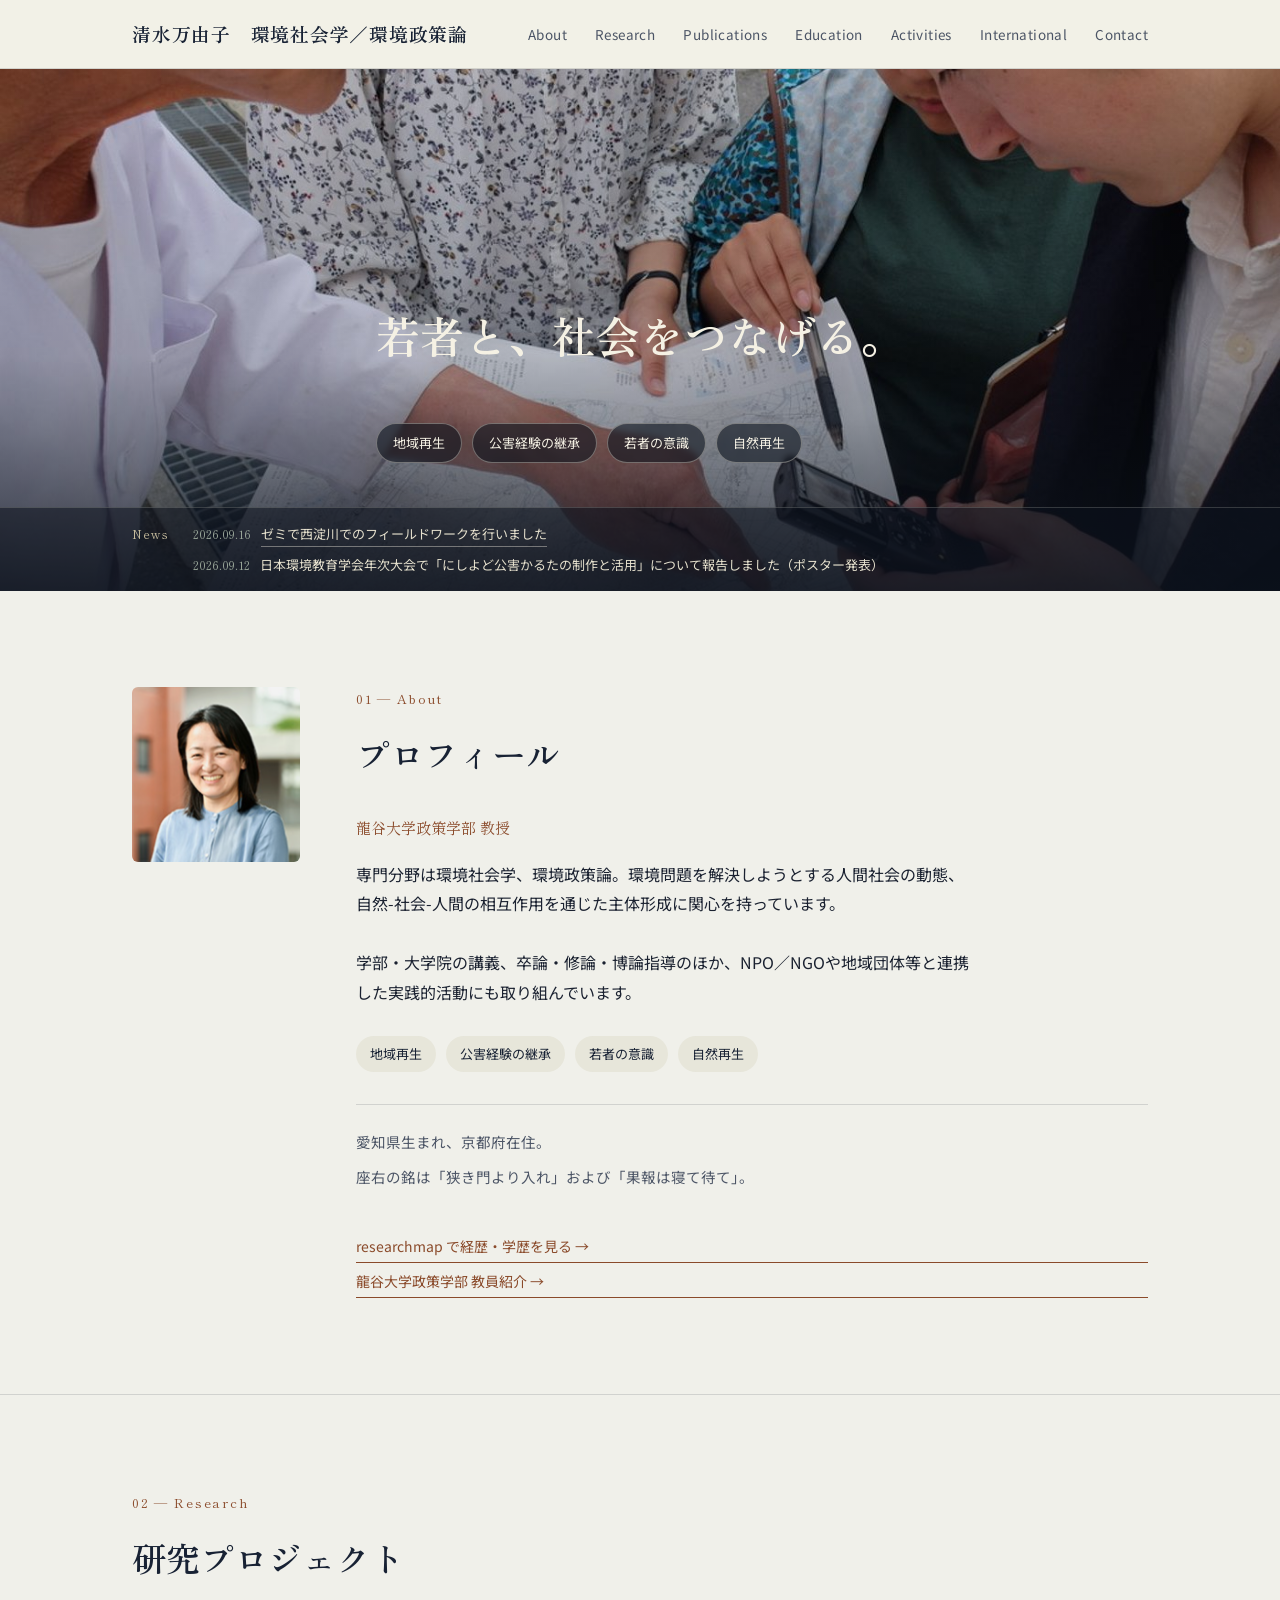
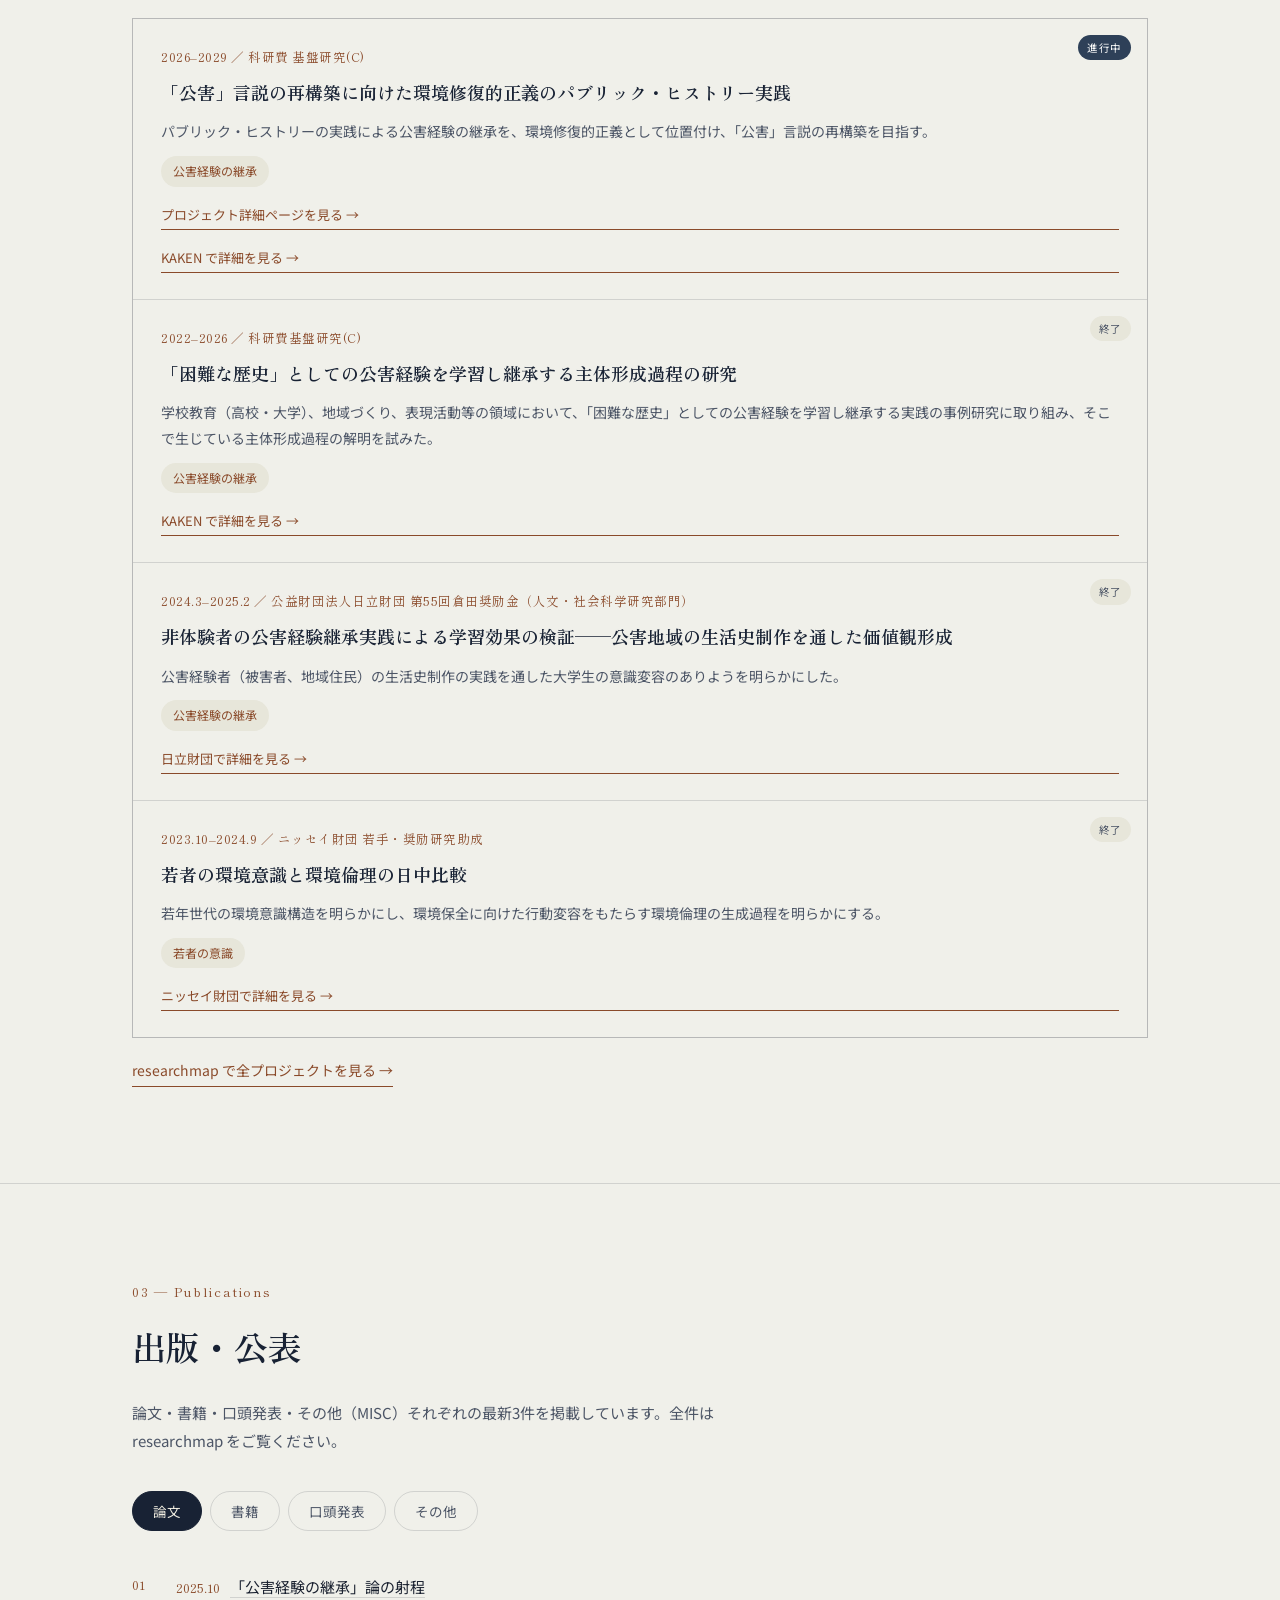
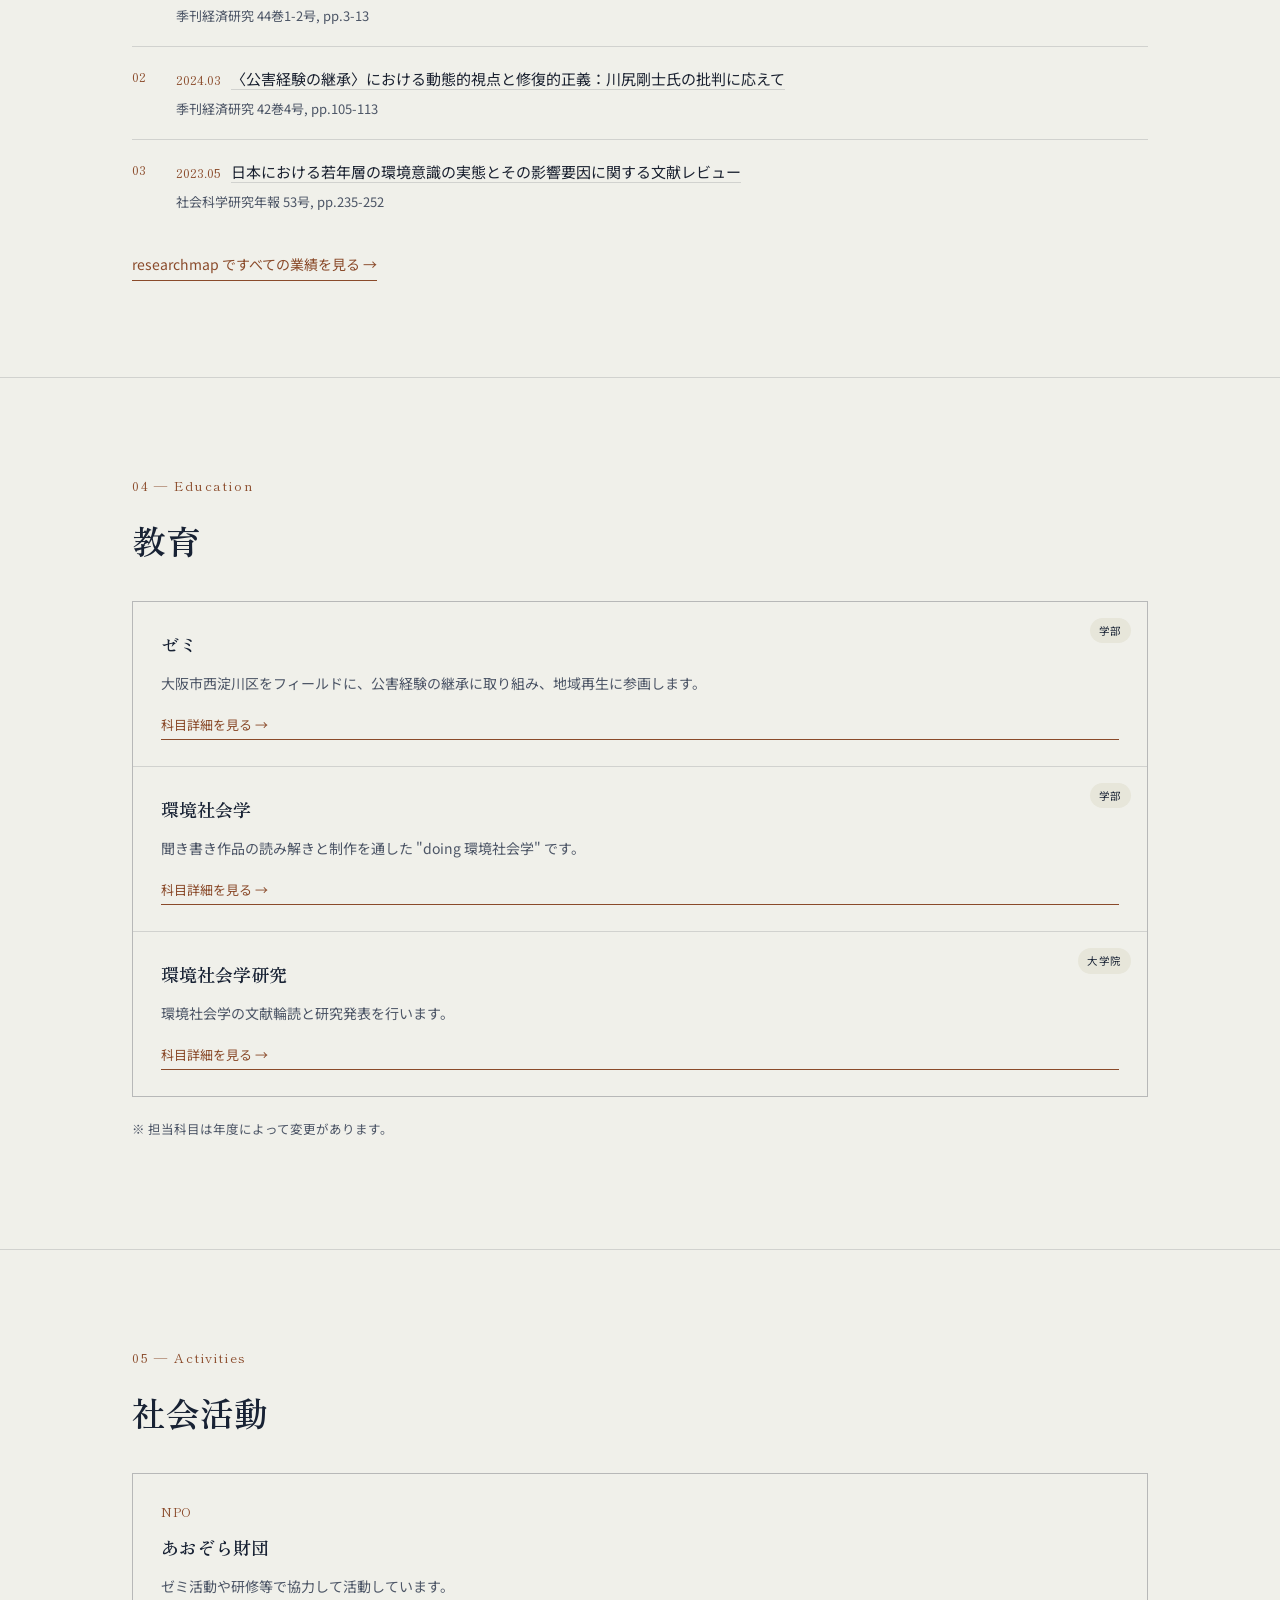
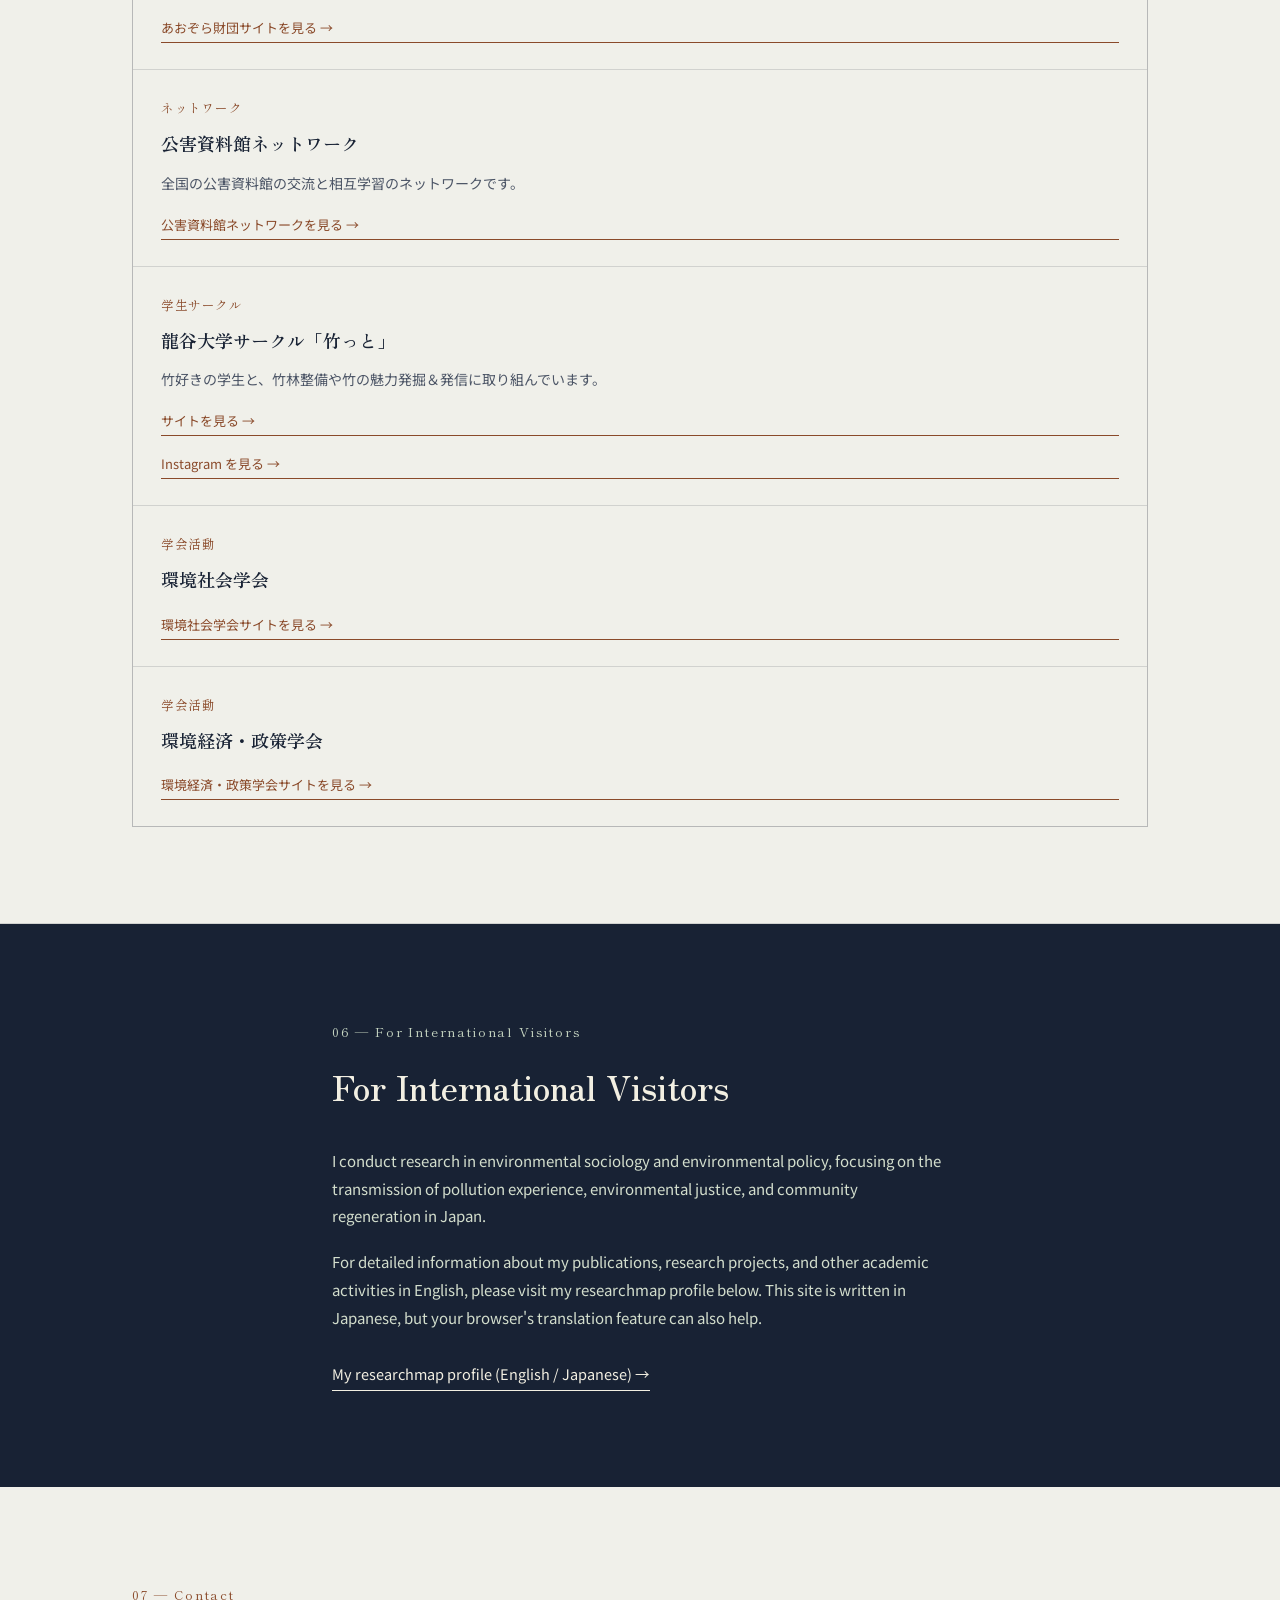
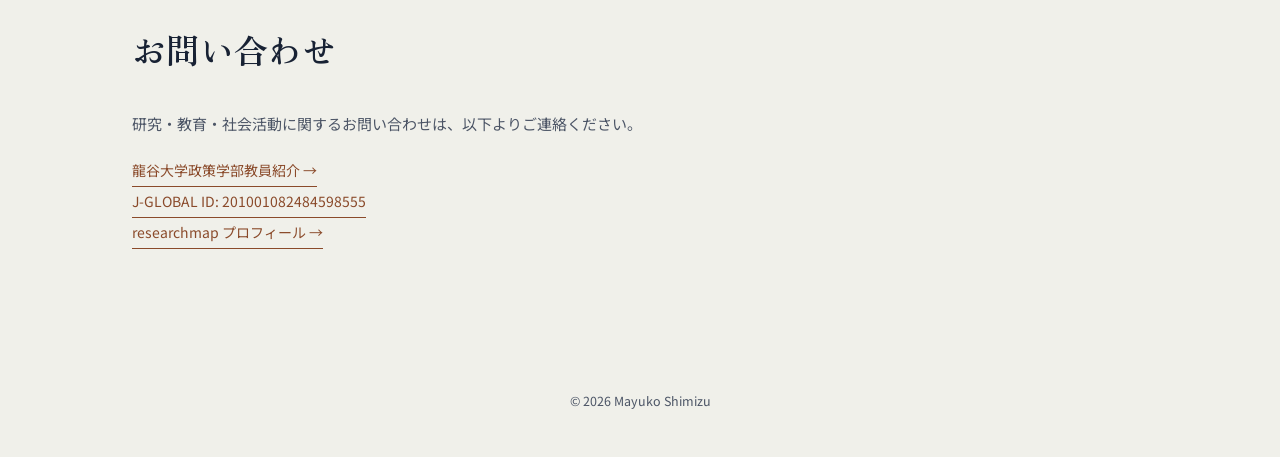
<file: index.html>
<!DOCTYPE html>
<html lang="ja">
<head>
<script async src="https://www.googletagmanager.com/gtag/js?id=G-J0WRJNT54D"></script>
<script>
  window.dataLayer = window.dataLayer || [];
  function gtag(){dataLayer.push(arguments);}
  gtag('js', new Date());

  gtag('config', 'G-J0WRJNT54D');
</script>
<meta charset="UTF-8">
<meta name="viewport" content="width=device-width, initial-scale=1.0">
<title>清水万由子 | 環境社会学・環境政策論</title>
<meta name="description" content="龍谷大学政策学部教授 清水万由子の研究・教育・社会活動サイト。環境社会学、環境政策論、公害経験の継承を専門とする。">
<link rel="preconnect" href="https://fonts.googleapis.com">
<link rel="preconnect" href="https://fonts.gstatic.com" crossorigin>
<link href="https://fonts.googleapis.com/css2?family=Shippori+Mincho:wght@500;600&family=Noto+Sans+JP:wght@400;500;600&family=Zen+Old+Mincho:wght@600&display=swap" rel="stylesheet">
<link rel="stylesheet" href="style.css">
</head>
<body>

<div class="noise-layer"></div>

<header class="site-header" id="top">
  <div class="header-inner">
    <a href="#top" class="brand">清水万由子　環境社会学／環境政策論</a>
    <button class="menu-toggle" id="menuToggle" aria-label="メニューを開く" aria-expanded="false">
      <span></span><span></span><span></span>
    </button>
    <nav class="site-nav" id="siteNav">
      <a href="#about">About</a>
      <a href="#research">Research</a>
      <a href="#publications">Publications</a>
      <a href="#teaching">Education</a>
      <a href="#activities">Activities</a>
      <a href="#international">International</a>
      <a href="#contact">Contact</a>
    </nav>
  </div>
</header>

<main>

  <!-- HERO -->
  <section class="hero">
    <div class="hero-bg">
      <img class="hero-bg-img active" src="images/hero-river.jpg" alt="西淀川の河川と街並み">
      <img class="hero-bg-img" src="images/hero-sunrise.jpg" alt="海に昇る朝日">
      <img class="hero-bg-img" src="images/hero-map.jpg" alt="地図を囲んで話し合う人々">
      <img class="hero-bg-img" src="images/hero-bamboo.jpg" alt="竹林での活動の様子">
    </div>
    <div class="hero-inner hero-split">
      <div class="hero-text">
        <h1 class="hero-title">
          <span class="hero-line active">公害の経験を、未来につなぐ。</span>
          <span class="hero-line">環境ガバナンスを、現場から考える。</span>
          <span class="hero-line">若者と、社会をつなげる。</span>
          <span class="hero-line">地域の自然と、かかわり直す。</span>
        </h1>
        <div class="hero-tags">
          <a href="topics/kougai-chiiki-saisei.html">地域再生</a>
          <a href="topics/kougai-keishou.html">公害経験の継承</a>
          <a href="topics/wakamono-ishiki.html">若者の意識</a>
          <a href="topics/shizen-saisei.html">自然再生</a>
        </div>
      </div>
    </div>
    <div class="hero-news">
      <div class="hero-news-inner">
        <span class="hero-news-label">News</span>
        <div class="hero-news-track" id="newsTrack"></div>
      </div>
    </div>
  </section>

  <!-- ABOUT -->
  <section id="about" class="section about-section">
    <div class="section-inner about-grid">
      <div class="about-photo">
        <img src="images/profile.jpg" alt="清水万由子の写真">
      </div>
      <div class="about-body">
        <p class="section-eyebrow">01 — About</p>
        <h2 class="section-title">プロフィール</h2>
        <p class="about-role">龍谷大学政策学部 教授</p>
        <p class="about-lead">専門分野は環境社会学、環境政策論。環境問題を解決しようとする人間社会の動態、自然-社会-人間の相互作用を通じた主体形成に関心を持っています。<br><br>学部・大学院の講義、卒論・修論・博論指導のほか、NPO／NGOや地域団体等と連携した実践的活動にも取り組んでいます。</p>

        <div class="tag-row">
          <a href="topics/kougai-chiiki-saisei.html" class="tag">地域再生</a>
          <a href="topics/kougai-keishou.html" class="tag">公害経験の継承</a>
          <a href="topics/wakamono-ishiki.html" class="tag">若者の意識</a>
          <a href="topics/shizen-saisei.html" class="tag">自然再生</a>
        </div>

        <div class="profile-extra">
          <p>愛知県生まれ、京都府在住。</p>
          <p>座右の銘は「狭き門より入れ」および「果報は寝て待て」。</p>
        </div>

        <div class="about-links">
          <a class="text-link" href="https://researchmap.jp/read0152802" target="_blank" rel="noopener">researchmap で経歴・学歴を見る →</a>
          <a class="text-link" href="https://www.policy.ryukoku.ac.jp/teacher/shimizu.html" target="_blank" rel="noopener">龍谷大学政策学部 教員紹介 →</a>
        </div>
      </div>
    </div>
  </section>

  <!-- RESEARCH -->
  <section id="research" class="section research-section">
    <div class="section-inner">
      <p class="section-eyebrow">02 — Research</p>
      <h2 class="section-title">研究プロジェクト</h2>

      <div class="project-list">
        <div class="project-card status-ongoing" id="project-1">
          <p class="project-period">2026–2029 ／ 科研費 基盤研究(C)</p>
          <h3>「公害」言説の再構築に向けた環境修復的正義のパブリック・ヒストリー実践</h3>
          <p class="project-desc">パブリック・ヒストリーの実践による公害経験の継承を、環境修復的正義として位置付け、「公害」言説の再構築を目指す。</p>
          <div class="project-kw"><a href="topics/kougai-keishou.html">公害経験の継承</a></div>
          <a class="text-link small" href="research/project-1.html">プロジェクト詳細ページを見る →</a>
          <a class="text-link small" href="https://kaken.nii.ac.jp/ja/search/?kw=%E3%80%8C%E5%85%AC%E5%AE%B3%E3%80%8D%E8%A8%80%E8%AA%AC%E3%81%AE%E5%86%8D%E6%A7%8B%E7%AF%89%E3%81%AB%E5%90%91%E3%81%91%E3%81%9F%E7%92%B0%E5%A2%83%E4%BF%AE%E5%BE%A9%E7%9A%84%E6%AD%A3%E7%BE%A9%E3%81%AE%E3%83%91%E3%83%96%E3%83%AA%E3%83%83%E3%82%AF%E3%83%BB%E3%83%92%E3%82%B9%E3%83%88%E3%83%AA%E3%83%BC%E5%AE%9F%E8%B7%B5" target="_blank" rel="noopener">KAKEN で詳細を見る →</a>
        </div>
        <div class="project-card status-done" id="project-2">
          <p class="project-period">2022–2026 ／ 科研費基盤研究(C)</p>
          <h3>「困難な歴史」としての公害経験を学習し継承する主体形成過程の研究</h3>
          <p class="project-desc">学校教育（高校・大学）、地域づくり、表現活動等の領域において、「困難な歴史」としての公害経験を学習し継承する実践の事例研究に取り組み、そこで生じている主体形成過程の解明を試みた。</p>
          <div class="project-kw"><a href="topics/kougai-keishou.html">公害経験の継承</a></div>
          <a class="text-link small" href="https://kaken.nii.ac.jp/ja/search/?kw=%E3%80%8C%E5%9B%B0%E9%9B%A3%E3%81%AA%E6%AD%B4%E5%8F%B2%E3%80%8D%E3%81%A8%E3%81%97%E3%81%A6%E3%81%AE%E5%85%AC%E5%AE%B3%E7%B5%8C%E9%A8%93%E3%82%92%E5%AD%A6%E7%BF%92%E3%81%97%E7%B6%99%E6%89%BF%E3%81%99%E3%82%8B%E4%B8%BB%E4%BD%93%E5%BD%A2%E6%88%90%E9%81%8E%E7%A8%8B%E3%81%AE%E7%A0%94%E7%A9%B6" target="_blank" rel="noopener">KAKEN で詳細を見る →</a>
        </div>
        <div class="project-card status-done" id="project-3">
          <p class="project-period">2024.3–2025.2 ／ 公益財団法人日立財団 第55回倉田奨励金（人文・社会科学研究部門）</p>
          <h3>非体験者の公害経験継承実践による学習効果の検証——公害地域の生活史制作を通した価値観形成</h3>
          <p class="project-desc">公害経験者（被害者、地域住民）の生活史制作の実践を通した大学生の意識変容のありようを明らかにした。</p>
          <div class="project-kw"><a href="topics/kougai-keishou.html">公害経験の継承</a></div>
          <a class="text-link small" href="https://www.hitachi-zaidan.org/topics/topics106.html#ss04" target="_blank" rel="noopener">日立財団で詳細を見る →</a>
        </div>
        <div class="project-card status-done" id="project-4">
          <p class="project-period">2023.10–2024.9 ／ ニッセイ財団 若手・奨励研究助成</p>
          <h3>若者の環境意識と環境倫理の日中比較</h3>
          <p class="project-desc">若年世代の環境意識構造を明らかにし、環境保全に向けた行動変容をもたらす環境倫理の生成過程を明らかにする。</p>
          <div class="project-kw"><a href="topics/wakamono-ishiki.html">若者の意識</a></div>
          <a class="text-link small" href="https://www.nihonseimei-zaidan.or.jp/kankyo/05.html" target="_blank" rel="noopener">ニッセイ財団で詳細を見る →</a>
        </div>
      </div>
      <a class="text-link" href="https://researchmap.jp/read0152802" target="_blank" rel="noopener">researchmap で全プロジェクトを見る →</a>
    </div>
  </section>

  <!-- PUBLICATIONS -->
  <section id="publications" class="section pub-section">
    <div class="section-inner">
      <p class="section-eyebrow">03 — Publications</p>
      <h2 class="section-title">出版・公表</h2>
      <p class="section-note">論文・書籍・口頭発表・その他（MISC）それぞれの最新3件を掲載しています。全件は researchmap をご覧ください。</p>

      <div class="pub-tabs">
        <button class="pub-tab active" data-target="pub-papers">論文</button>
        <button class="pub-tab" data-target="pub-books">書籍</button>
        <button class="pub-tab" data-target="pub-presentations">口頭発表</button>
        <button class="pub-tab" data-target="pub-misc">その他</button>
      </div>

      <div class="pub-panel" id="pub-papers">
        <ol class="pub-list" id="paperList"></ol>
      </div>
      <div class="pub-panel" id="pub-books" hidden>
        <ol class="pub-list" id="bookList"></ol>
      </div>
      <div class="pub-panel" id="pub-presentations" hidden>
        <ol class="pub-list" id="presList"></ol>
      </div>
      <div class="pub-panel" id="pub-misc" hidden>
        <ol class="pub-list" id="miscList"></ol>
      </div>

      <a class="text-link" href="https://researchmap.jp/read0152802" target="_blank" rel="noopener">researchmap ですべての業績を見る →</a>
    </div>
  </section>

  <!-- TEACHING -->
  <section id="teaching" class="section teaching-section">
    <div class="section-inner">
      <p class="section-eyebrow">04 — Education</p>
      <h2 class="section-title">教育</h2>

      <div class="project-list">
        <div class="project-card level-undergrad">
          <h3>ゼミ</h3>
          <p class="project-desc">大阪市西淀川区をフィールドに、公害経験の継承に取り組み、地域再生に参画します。</p>
          <a class="text-link small" href="teaching/course-1.html">科目詳細を見る →</a>
        </div>
        <div class="project-card level-undergrad">
          <h3>環境社会学</h3>
          <p class="project-desc">聞き書き作品の読み解きと制作を通した "doing 環境社会学" です。</p>
          <a class="text-link small" href="teaching/course-2.html">科目詳細を見る →</a>
        </div>
        <div class="project-card level-grad">
          <h3>環境社会学研究</h3>
          <p class="project-desc">環境社会学の文献輪読と研究発表を行います。</p>
          <a class="text-link small" href="teaching/course-3.html">科目詳細を見る →</a>
        </div>
      </div>
      <p class="section-footnote">※ 担当科目は年度によって変更があります。</p>
    </div>
  </section>

  <!-- ACTIVITIES -->
  <section id="activities" class="section activities-section">
    <div class="section-inner">
      <p class="section-eyebrow">05 — Activities</p>
      <h2 class="section-title">社会活動</h2>

      <div class="project-list">
        <div class="project-card">
          <p class="project-period">NPO</p>
          <h3>あおぞら財団</h3>
          <p class="project-desc">ゼミ活動や研修等で協力して活動しています。</p>
          <a class="text-link small" href="https://aozora.or.jp/" target="_blank" rel="noopener">あおぞら財団サイトを見る →</a>
        </div>
        <div class="project-card">
          <p class="project-period">ネットワーク</p>
          <h3>公害資料館ネットワーク</h3>
          <p class="project-desc">全国の公害資料館の交流と相互学習のネットワークです。</p>
          <a class="text-link small" href="https://kougai.info/" target="_blank" rel="noopener">公害資料館ネットワークを見る →</a>
        </div>
        <div class="project-card">
          <p class="project-period">学生サークル</p>
          <h3>龍谷大学サークル「竹っと」</h3>
          <p class="project-desc">竹好きの学生と、竹林整備や竹の魅力発掘＆発信に取り組んでいます。</p>
          <a class="text-link small" href="https://fukakusa.site/" target="_blank" rel="noopener">サイトを見る →</a>
          <a class="text-link small" href="https://www.instagram.com/bamboo.ryukoku/" target="_blank" rel="noopener">Instagram を見る →</a>
        </div>
        <div class="project-card">
          <p class="project-period">学会活動</p>
          <h3>環境社会学会</h3>
          <a class="text-link small" href="https://jaes.jp/" target="_blank" rel="noopener">環境社会学会サイトを見る →</a>
        </div>
        <div class="project-card">
          <p class="project-period">学会活動</p>
          <h3>環境経済・政策学会</h3>
          <a class="text-link small" href="https://www.seeps.org/web/" target="_blank" rel="noopener">環境経済・政策学会サイトを見る →</a>
        </div>
      </div>
    </div>
  </section>

  <!-- INTERNATIONAL -->
  <section id="international" class="section intl-section">
    <div class="section-inner intl-inner">
      <p class="section-eyebrow">06 — For International Visitors</p>
      <h2 class="section-title">For International Visitors</h2>
      <p class="intl-text">I conduct research in environmental sociology and environmental policy, focusing on the transmission of pollution experience, environmental justice, and community regeneration in Japan.</p>
      <p class="intl-text">For detailed information about my publications, research projects, and other academic activities in English, please visit my researchmap profile below. This site is written in Japanese, but your browser's translation feature can also help.</p>
      <a class="intl-link" href="https://researchmap.jp/read0152802" target="_blank" rel="noopener">My researchmap profile (English / Japanese) →</a>
    </div>
  </section>

  <!-- CONTACT -->
  <section id="contact" class="section contact-section">
    <div class="section-inner contact-inner">
      <p class="section-eyebrow">07 — Contact</p>
      <h2 class="section-title">お問い合わせ</h2>
      <p class="contact-text">研究・教育・社会活動に関するお問い合わせは、以下よりご連絡ください。</p>
      <div class="contact-links">
        <a class="text-link" href="https://www.policy.ryukoku.ac.jp/teacher/shimizu.html" target="_blank" rel="noopener">龍谷大学政策学部教員紹介 →</a>
        <a class="text-link" href="https://jglobal.jst.go.jp/" target="_blank" rel="noopener">J-GLOBAL ID: 201001082484598555</a>
        <a class="text-link" href="https://researchmap.jp/read0152802" target="_blank" rel="noopener">researchmap プロフィール →</a>
      </div>
    </div>
  </section>

</main>

<footer class="site-footer">
  <p>&copy; 2026 Mayuko Shimizu</p>
</footer>

<script src="script.js"></script>
</body>
</html>
</file>
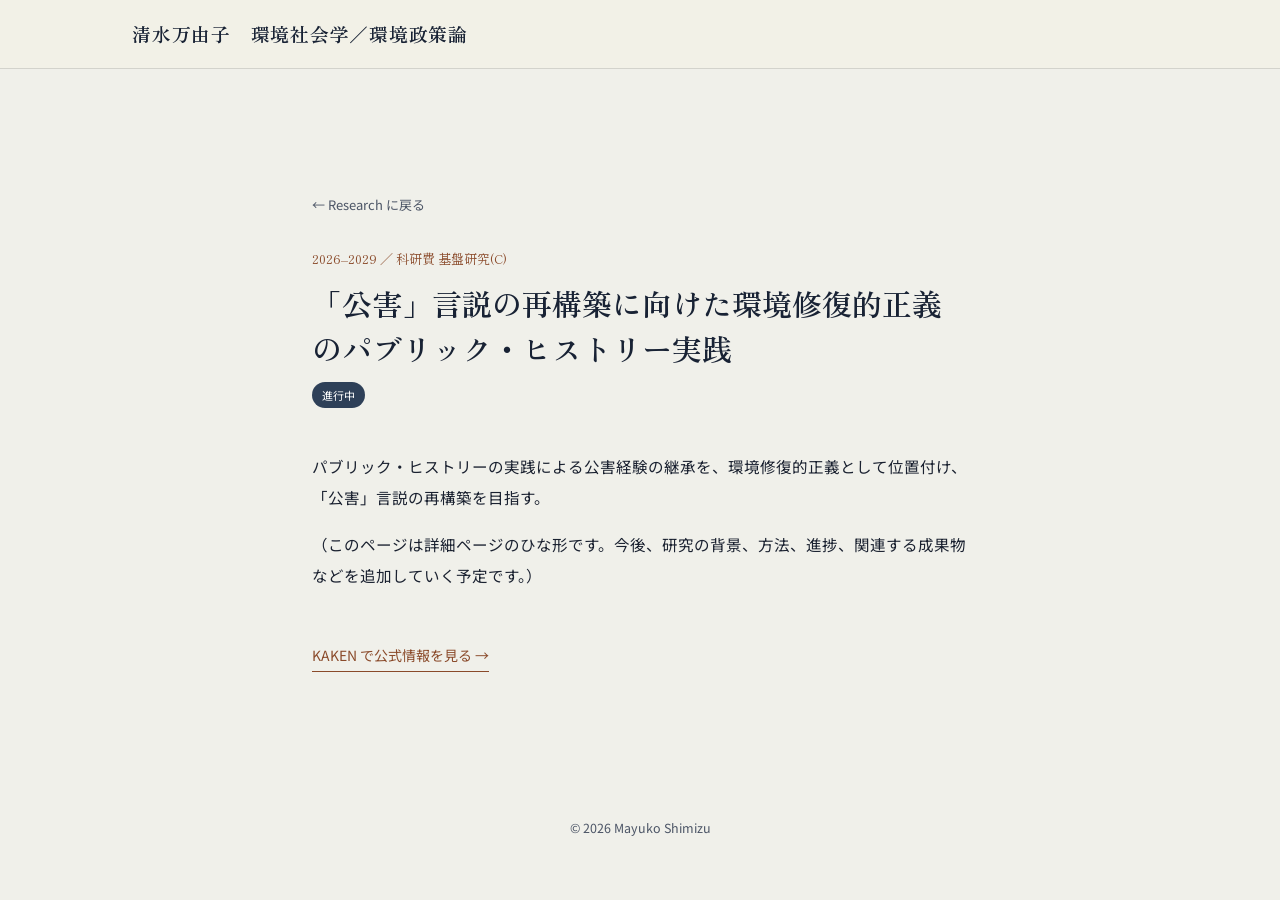
<file: research/project-1.html>
<!DOCTYPE html>
<html lang="ja">
<head>
<meta charset="UTF-8">
<meta name="viewport" content="width=device-width, initial-scale=1.0">
<title>「公害」言説の再構築に向けた環境修復的正義のパブリック・ヒストリー実践 | 清水万由子</title>
<link href="https://fonts.googleapis.com/css2?family=Shippori+Mincho:wght@500;600&family=Noto+Sans+JP:wght@400;500;600&family=Zen+Old+Mincho:wght@600&display=swap" rel="stylesheet">
<link rel="stylesheet" href="../style.css">
<style>
  .detail-wrap{max-width:720px;margin:0 auto;padding:120px 32px 100px;}
  .detail-back{font-size:13px;color:var(--ink-soft);text-decoration:none;}
  .detail-meta{font-family:var(--mincho);font-size:13px;color:var(--rust-deep);margin:28px 0 10px;}
  .detail-title{font-family:var(--serif);font-size:clamp(22px,3.4vw,30px);font-weight:600;color:var(--moss-deep);margin:0 0 8px;line-height:1.5;}
  .detail-status{display:inline-block;font-size:11px;color:#fff;background:var(--moss);padding:3px 10px;border-radius:100px;margin-bottom:28px;}
  .detail-body{font-size:15.5px;color:var(--ink);line-height:2;margin-bottom:32px;}
</style>
</head>
<body>
<header class="site-header">
  <div class="header-inner">
    <a href="../index.html" class="brand">清水万由子　環境社会学／環境政策論</a>
  </div>
</header>
<main>
  <div class="detail-wrap">
    <a class="detail-back" href="../index.html#project-1">← Research に戻る</a>
    <p class="detail-meta">2026–2029 ／ 科研費 基盤研究(C)</p>
    <h1 class="detail-title">「公害」言説の再構築に向けた環境修復的正義のパブリック・ヒストリー実践</h1>
    <span class="detail-status">進行中</span>
    <div class="detail-body">
      <p>パブリック・ヒストリーの実践による公害経験の継承を、環境修復的正義として位置付け、「公害」言説の再構築を目指す。</p>
      <p>（このページは詳細ページのひな形です。今後、研究の背景、方法、進捗、関連する成果物などを追加していく予定です。）</p>
    </div>
    <a class="text-link" href="https://kaken.nii.ac.jp/ja/search/?kw=%E3%80%8C%E5%85%AC%E5%AE%B3%E3%80%8D%E8%A8%80%E8%AA%AC%E3%81%AE%E5%86%8D%E6%A7%8B%E7%AF%89%E3%81%AB%E5%90%91%E3%81%91%E3%81%9F%E7%92%B0%E5%A2%83%E4%BF%AE%E5%BE%A9%E7%9A%84%E6%AD%A3%E7%BE%A9%E3%81%AE%E3%83%91%E3%83%96%E3%83%AA%E3%83%83%E3%82%AF%E3%83%BB%E3%83%92%E3%82%B9%E3%83%88%E3%83%AA%E3%83%BC%E5%AE%9F%E8%B7%B5" target="_blank" rel="noopener">KAKEN で公式情報を見る →</a>
  </div>
</main>
<footer class="site-footer"><p>&copy; 2026 Mayuko Shimizu</p></footer>
</body>
</html>
</file>
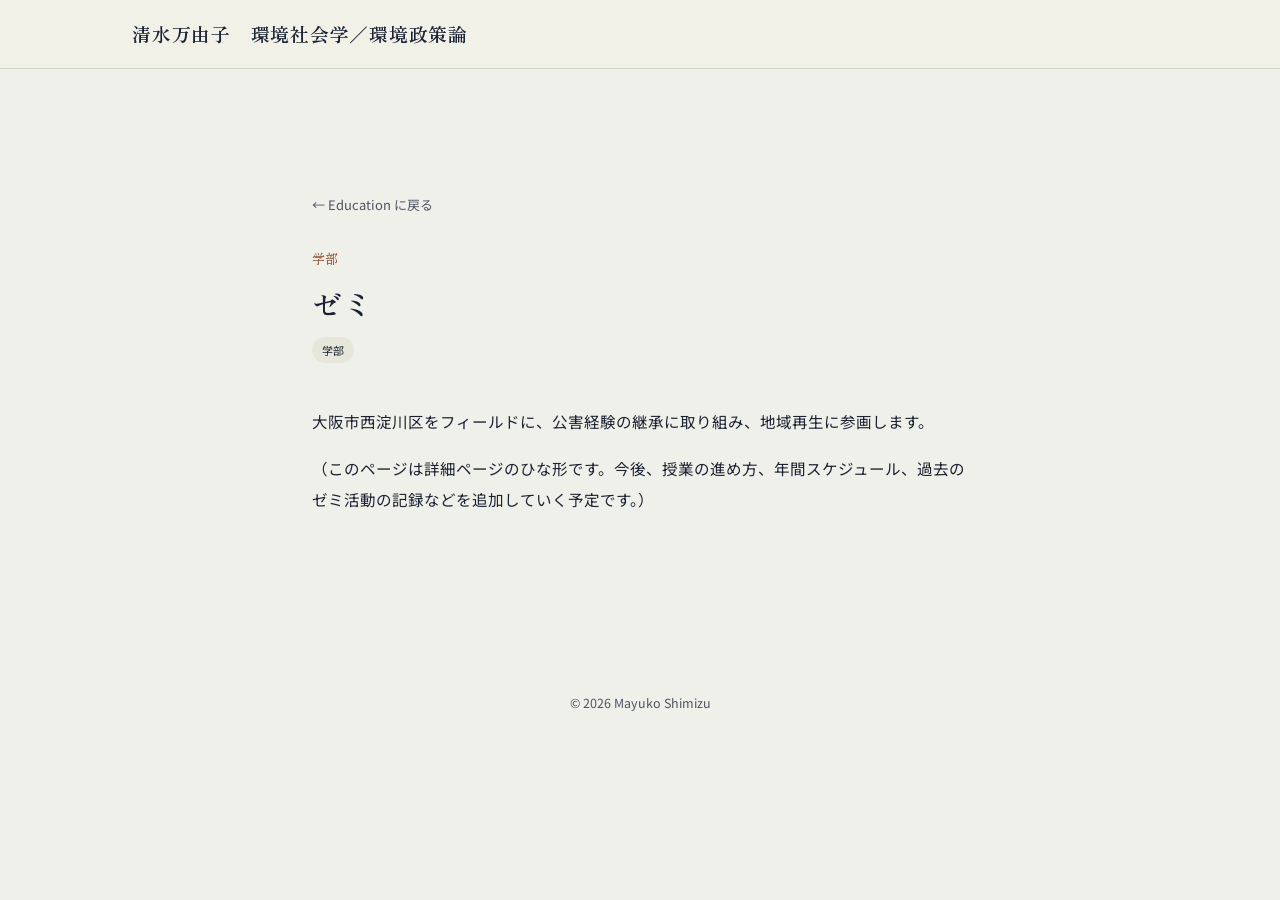
<file: teaching/course-1.html>
<!DOCTYPE html>
<html lang="ja">
<head>
<meta charset="UTF-8">
<meta name="viewport" content="width=device-width, initial-scale=1.0">
<title>ゼミ | 清水万由子</title>
<link href="https://fonts.googleapis.com/css2?family=Shippori+Mincho:wght@500;600&family=Noto+Sans+JP:wght@400;500;600&family=Zen+Old+Mincho:wght@600&display=swap" rel="stylesheet">
<link rel="stylesheet" href="../style.css">
<style>
  .detail-wrap{max-width:720px;margin:0 auto;padding:120px 32px 100px;}
  .detail-back{font-size:13px;color:var(--ink-soft);text-decoration:none;}
  .detail-meta{font-family:var(--mincho);font-size:13px;color:var(--rust-deep);margin:28px 0 10px;}
  .detail-title{font-family:var(--serif);font-size:clamp(22px,3.4vw,30px);font-weight:600;color:var(--moss-deep);margin:0 0 8px;line-height:1.5;}
  .detail-status{display:inline-block;font-size:11px;color:var(--moss-deep);background:var(--paper-2);padding:3px 10px;border-radius:100px;margin-bottom:28px;}
  .detail-body{font-size:15.5px;color:var(--ink);line-height:2;margin-bottom:32px;}
</style>
</head>
<body>
<header class="site-header">
  <div class="header-inner">
    <a href="../index.html" class="brand">清水万由子　環境社会学／環境政策論</a>
  </div>
</header>
<main>
  <div class="detail-wrap">
    <a class="detail-back" href="../index.html#teaching">← Education に戻る</a>
    <p class="detail-meta">学部</p>
    <h1 class="detail-title">ゼミ</h1>
    <span class="detail-status">学部</span>
    <div class="detail-body">
      <p>大阪市西淀川区をフィールドに、公害経験の継承に取り組み、地域再生に参画します。</p>
      <p>（このページは詳細ページのひな形です。今後、授業の進め方、年間スケジュール、過去のゼミ活動の記録などを追加していく予定です。）</p>
    </div>
  </div>
</main>
<footer class="site-footer"><p>&copy; 2026 Mayuko Shimizu</p></footer>
</body>
</html>
</file>
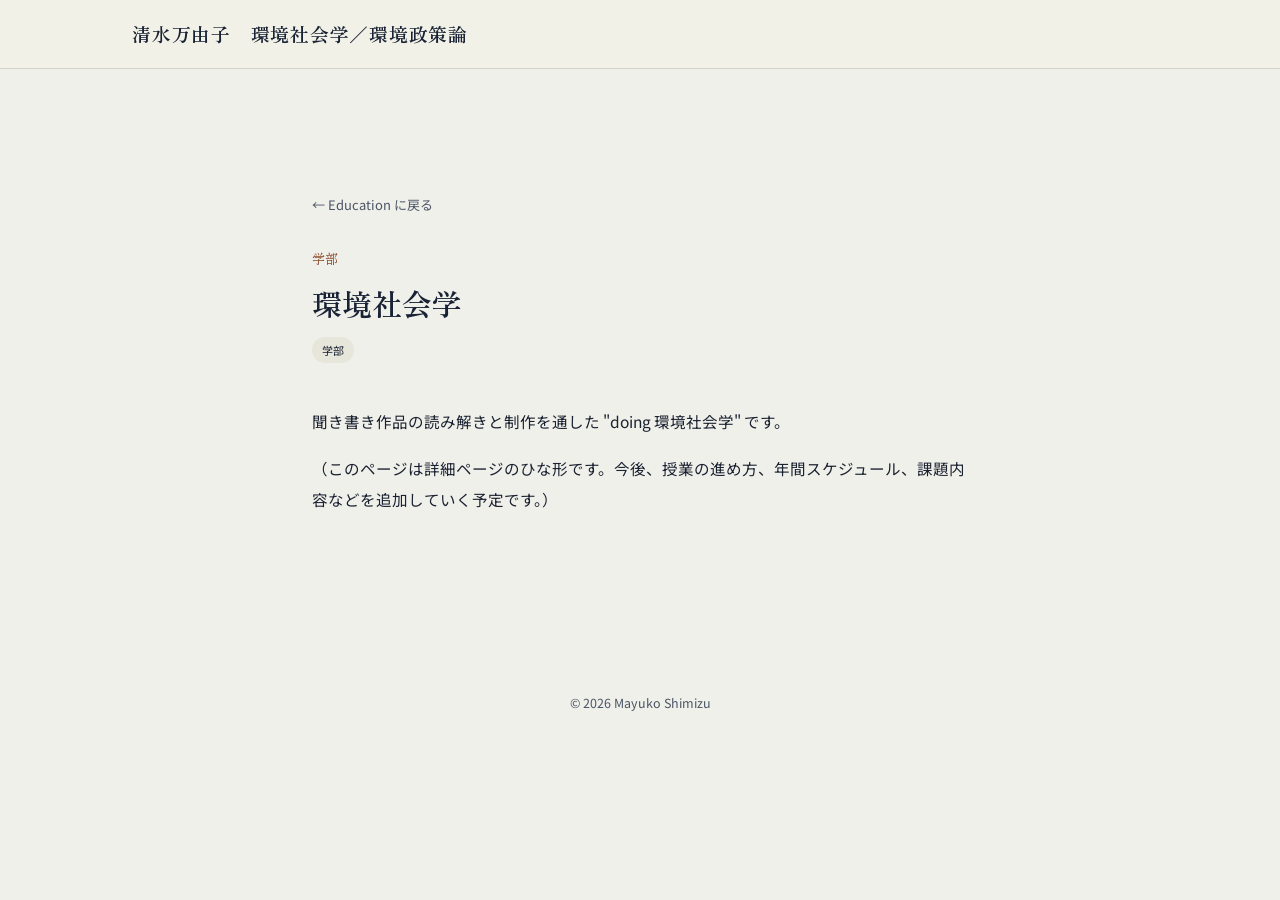
<file: teaching/course-2.html>
<!DOCTYPE html>
<html lang="ja">
<head>
<meta charset="UTF-8">
<meta name="viewport" content="width=device-width, initial-scale=1.0">
<title>環境社会学 | 清水万由子</title>
<link href="https://fonts.googleapis.com/css2?family=Shippori+Mincho:wght@500;600&family=Noto+Sans+JP:wght@400;500;600&family=Zen+Old+Mincho:wght@600&display=swap" rel="stylesheet">
<link rel="stylesheet" href="../style.css">
<style>
  .detail-wrap{max-width:720px;margin:0 auto;padding:120px 32px 100px;}
  .detail-back{font-size:13px;color:var(--ink-soft);text-decoration:none;}
  .detail-meta{font-family:var(--mincho);font-size:13px;color:var(--rust-deep);margin:28px 0 10px;}
  .detail-title{font-family:var(--serif);font-size:clamp(22px,3.4vw,30px);font-weight:600;color:var(--moss-deep);margin:0 0 8px;line-height:1.5;}
  .detail-status{display:inline-block;font-size:11px;color:var(--moss-deep);background:var(--paper-2);padding:3px 10px;border-radius:100px;margin-bottom:28px;}
  .detail-body{font-size:15.5px;color:var(--ink);line-height:2;margin-bottom:32px;}
</style>
</head>
<body>
<header class="site-header">
  <div class="header-inner">
    <a href="../index.html" class="brand">清水万由子　環境社会学／環境政策論</a>
  </div>
</header>
<main>
  <div class="detail-wrap">
    <a class="detail-back" href="../index.html#teaching">← Education に戻る</a>
    <p class="detail-meta">学部</p>
    <h1 class="detail-title">環境社会学</h1>
    <span class="detail-status">学部</span>
    <div class="detail-body">
      <p>聞き書き作品の読み解きと制作を通した "doing 環境社会学" です。</p>
      <p>（このページは詳細ページのひな形です。今後、授業の進め方、年間スケジュール、課題内容などを追加していく予定です。）</p>
    </div>
  </div>
</main>
<footer class="site-footer"><p>&copy; 2026 Mayuko Shimizu</p></footer>
</body>
</html>
</file>
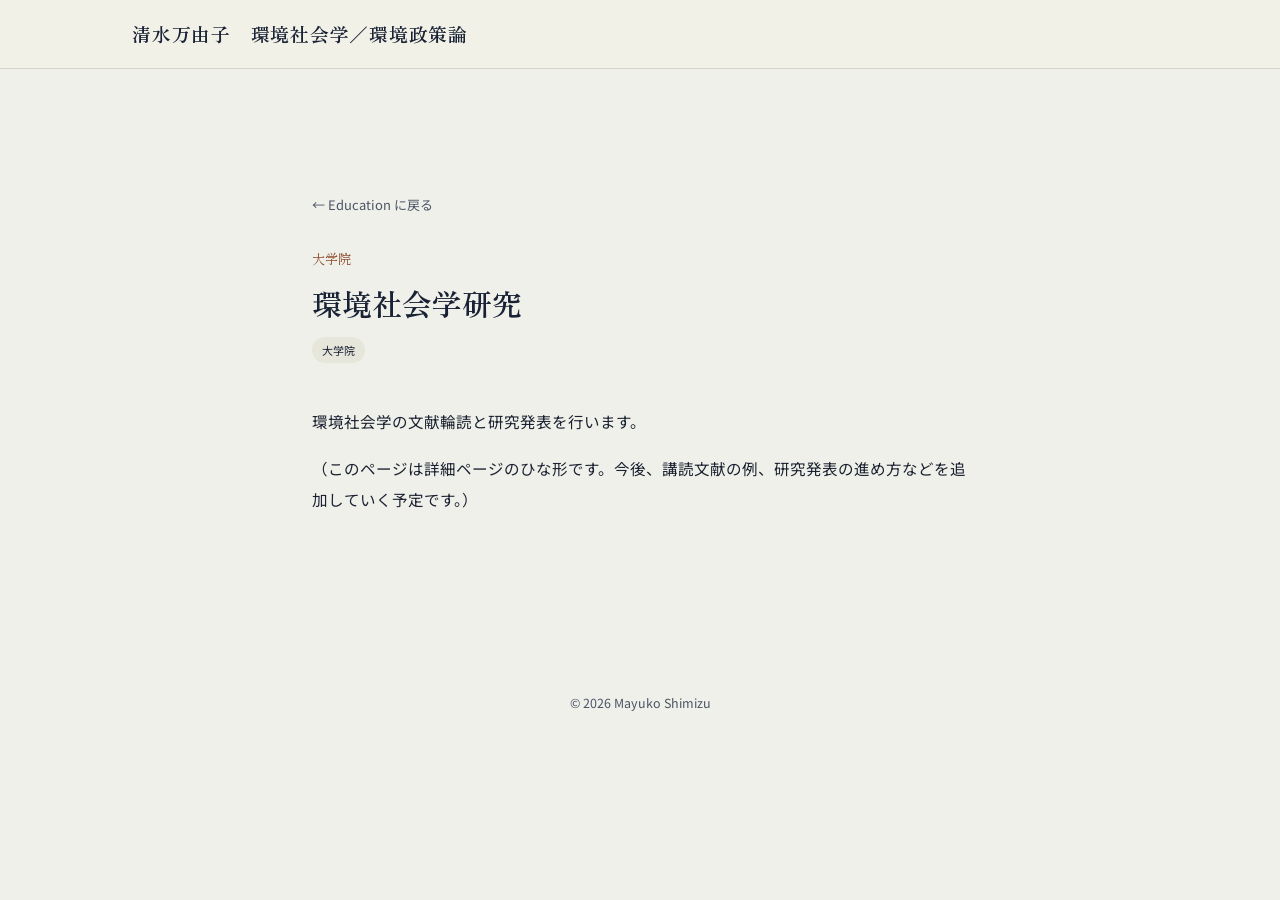
<file: teaching/course-3.html>
<!DOCTYPE html>
<html lang="ja">
<head>
<meta charset="UTF-8">
<meta name="viewport" content="width=device-width, initial-scale=1.0">
<title>環境社会学研究 | 清水万由子</title>
<link href="https://fonts.googleapis.com/css2?family=Shippori+Mincho:wght@500;600&family=Noto+Sans+JP:wght@400;500;600&family=Zen+Old+Mincho:wght@600&display=swap" rel="stylesheet">
<link rel="stylesheet" href="../style.css">
<style>
  .detail-wrap{max-width:720px;margin:0 auto;padding:120px 32px 100px;}
  .detail-back{font-size:13px;color:var(--ink-soft);text-decoration:none;}
  .detail-meta{font-family:var(--mincho);font-size:13px;color:var(--rust-deep);margin:28px 0 10px;}
  .detail-title{font-family:var(--serif);font-size:clamp(22px,3.4vw,30px);font-weight:600;color:var(--moss-deep);margin:0 0 8px;line-height:1.5;}
  .detail-status{display:inline-block;font-size:11px;color:var(--moss-deep);background:var(--paper-2);padding:3px 10px;border-radius:100px;margin-bottom:28px;}
  .detail-body{font-size:15.5px;color:var(--ink);line-height:2;margin-bottom:32px;}
</style>
</head>
<body>
<header class="site-header">
  <div class="header-inner">
    <a href="../index.html" class="brand">清水万由子　環境社会学／環境政策論</a>
  </div>
</header>
<main>
  <div class="detail-wrap">
    <a class="detail-back" href="../index.html#teaching">← Education に戻る</a>
    <p class="detail-meta">大学院</p>
    <h1 class="detail-title">環境社会学研究</h1>
    <span class="detail-status">大学院</span>
    <div class="detail-body">
      <p>環境社会学の文献輪読と研究発表を行います。</p>
      <p>（このページは詳細ページのひな形です。今後、講読文献の例、研究発表の進め方などを追加していく予定です。）</p>
    </div>
  </div>
</main>
<footer class="site-footer"><p>&copy; 2026 Mayuko Shimizu</p></footer>
</body>
</html>
</file>
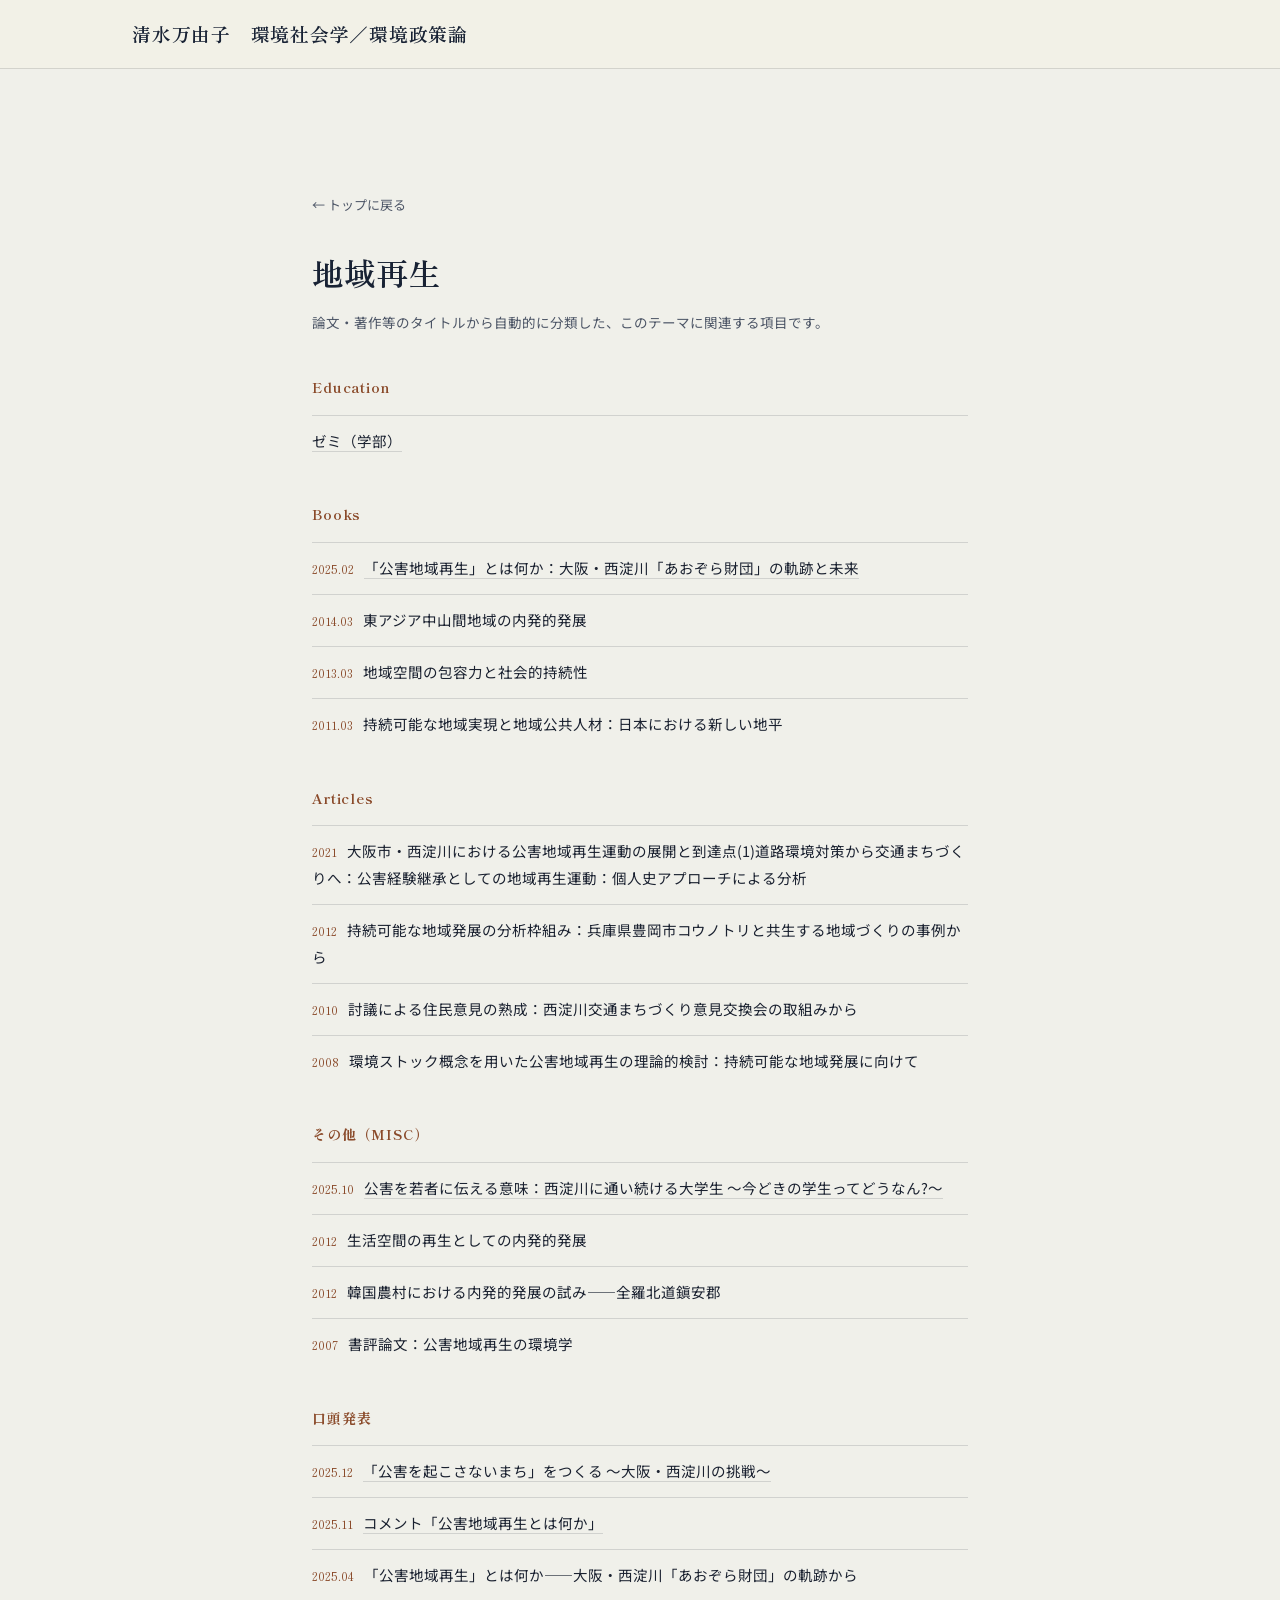
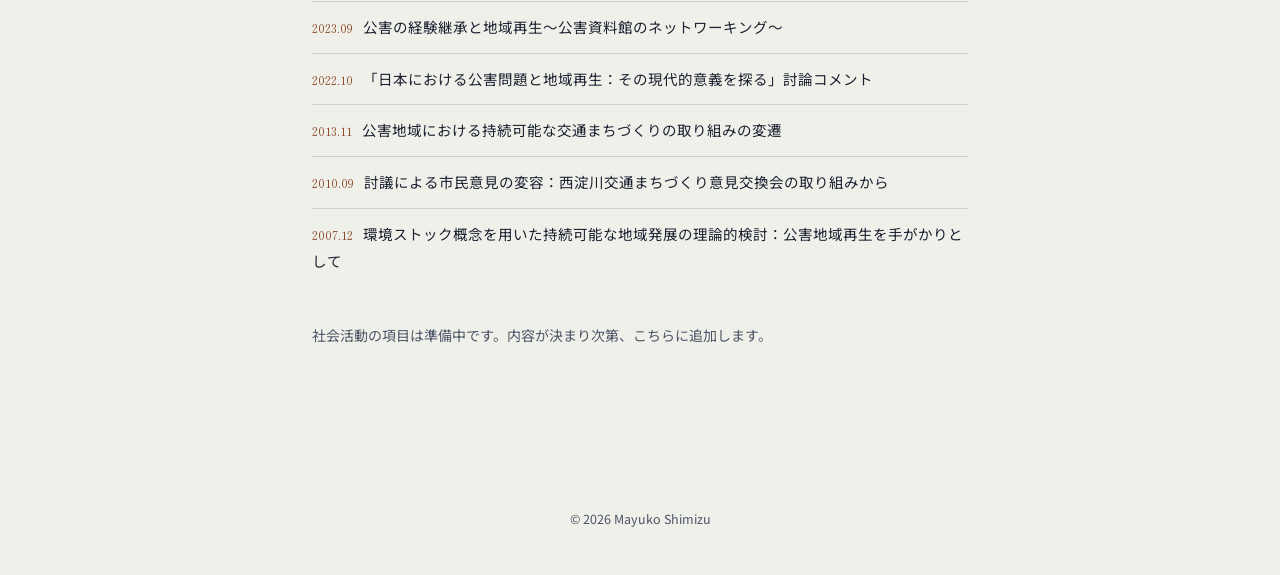
<file: topics/kougai-chiiki-saisei.html>
<!DOCTYPE html>
<html lang="ja">
<head>
<meta charset="UTF-8">
<meta name="viewport" content="width=device-width, initial-scale=1.0">
<title>地域再生 | 清水万由子</title>
<link href="https://fonts.googleapis.com/css2?family=Shippori+Mincho:wght@500;600&family=Noto+Sans+JP:wght@400;500;600&family=Zen+Old+Mincho:wght@600&display=swap" rel="stylesheet">
<link rel="stylesheet" href="../style.css">
<style>
  .topic-wrap{max-width:720px;margin:0 auto;padding:120px 32px 100px;}
  .topic-back{font-size:13px;color:var(--ink-soft);text-decoration:none;}
  .topic-title{font-family:var(--serif);font-size:clamp(24px,3.6vw,32px);font-weight:600;color:var(--moss-deep);margin:24px 0 8px;}
  .topic-lead{font-size:13.5px;color:var(--ink-soft);margin:0 0 40px;}
  .topic-group{margin-bottom:36px;}
  .topic-group h2{font-family:var(--mincho);font-size:14px;color:var(--rust-deep);letter-spacing:0.06em;margin:0 0 14px;}
  .topic-item{padding:12px 0;border-top:1px solid var(--border);font-size:14.5px;color:var(--ink);}
  .topic-item:first-child{border-top:0;}
  .topic-item a{color:var(--ink);text-decoration:none;border-bottom:1px solid var(--border);}
  .topic-item a:hover{color:var(--rust-deep);border-color:var(--rust-deep);}
  .topic-item time{font-family:var(--mincho);font-size:12px;color:var(--rust-deep);margin-right:10px;}
  .topic-empty{font-size:14px;color:var(--ink-soft);}
</style>
</head>
<body>
<header class="site-header">
  <div class="header-inner">
    <a href="../index.html" class="brand">清水万由子　環境社会学／環境政策論</a>
  </div>
</header>
<main>
  <div class="topic-wrap">
    <a class="topic-back" href="../index.html">← トップに戻る</a>
    <h1 class="topic-title">地域再生</h1>
    <p class="topic-lead">論文・著作等のタイトルから自動的に分類した、このテーマに関連する項目です。</p>
    <div class="topic-group">
      <h2>Education</h2>
      <div class="topic-item"><a href="../teaching/course-1.html">ゼミ（学部）</a></div>
    </div>
    <div class="topic-group">
      <h2>Books</h2>
      <div class="topic-item"><time>2025.02</time><a href="https://www.fujiwara-shoten-store.jp/SHOP/9784865784503.html" target="_blank" rel="noopener">「公害地域再生」とは何か：大阪・西淀川「あおぞら財団」の軌跡と未来</a></div>
      <div class="topic-item"><time>2014.03</time>東アジア中山間地域の内発的発展</div>
      <div class="topic-item"><time>2013.03</time>地域空間の包容力と社会的持続性</div>
      <div class="topic-item"><time>2011.03</time>持続可能な地域実現と地域公共人材：日本における新しい地平</div>
    </div>
    <div class="topic-group">
      <h2>Articles</h2>
      <div class="topic-item"><time>2021</time>大阪市・西淀川における公害地域再生運動の展開と到達点(1)道路環境対策から交通まちづくりへ：公害経験継承としての地域再生運動：個人史アプローチによる分析</div>
      <div class="topic-item"><time>2012</time>持続可能な地域発展の分析枠組み：兵庫県豊岡市コウノトリと共生する地域づくりの事例から</div>
      <div class="topic-item"><time>2010</time>討議による住民意見の熟成：西淀川交通まちづくり意見交換会の取組みから</div>
      <div class="topic-item"><time>2008</time>環境ストック概念を用いた公害地域再生の理論的検討：持続可能な地域発展に向けて</div>
    </div>
    <div class="topic-group">
      <h2>その他（MISC）</h2>
      <div class="topic-item"><time>2025.10</time><a href="https://aozora.or.jp/archives/43786" target="_blank" rel="noopener">公害を若者に伝える意味：西淀川に通い続ける大学生 〜今どきの学生ってどうなん?〜</a></div>
      <div class="topic-item"><time>2012</time>生活空間の再生としての内発的発展</div>
      <div class="topic-item"><time>2012</time>韓国農村における内発的発展の試み——全羅北道鎭安郡</div>
      <div class="topic-item"><time>2007</time>書評論文：公害地域再生の環境学</div>
    </div>
    <div class="topic-group">
      <h2>口頭発表</h2>
      <div class="topic-item"><time>2025.12</time><a href="https://www.hosei.ac.jp/info/article-20251119112809/?auth=9abbb458a78210eb174f4bdd385bcf54" target="_blank" rel="noopener">「公害を起こさないまち」をつくる 〜大阪・西淀川の挑戦〜</a></div>
      <div class="topic-item"><time>2025.11</time><a href="http://www.einap.org/jec/article/jec/56/179" target="_blank" rel="noopener">コメント「公害地域再生とは何か」</a></div>
      <div class="topic-item"><time>2025.04</time>「公害地域再生」とは何か——大阪・西淀川「あおぞら財団」の軌跡から</div>
      <div class="topic-item"><time>2023.09</time>公害の経験継承と地域再生〜公害資料館のネットワーキング〜</div>
      <div class="topic-item"><time>2022.10</time>「日本における公害問題と地域再生：その現代的意義を探る」討論コメント</div>
      <div class="topic-item"><time>2013.11</time>公害地域における持続可能な交通まちづくりの取り組みの変遷</div>
      <div class="topic-item"><time>2010.09</time>討議による市民意見の変容：西淀川交通まちづくり意見交換会の取り組みから</div>
      <div class="topic-item"><time>2007.12</time>環境ストック概念を用いた持続可能な地域発展の理論的検討：公害地域再生を手がかりとして</div>
    </div>
    <p class="topic-empty">社会活動の項目は準備中です。内容が決まり次第、こちらに追加します。</p>
  </div>
</main>
<footer class="site-footer"><p>&copy; 2026 Mayuko Shimizu</p></footer>
</body>
</html>
</file>
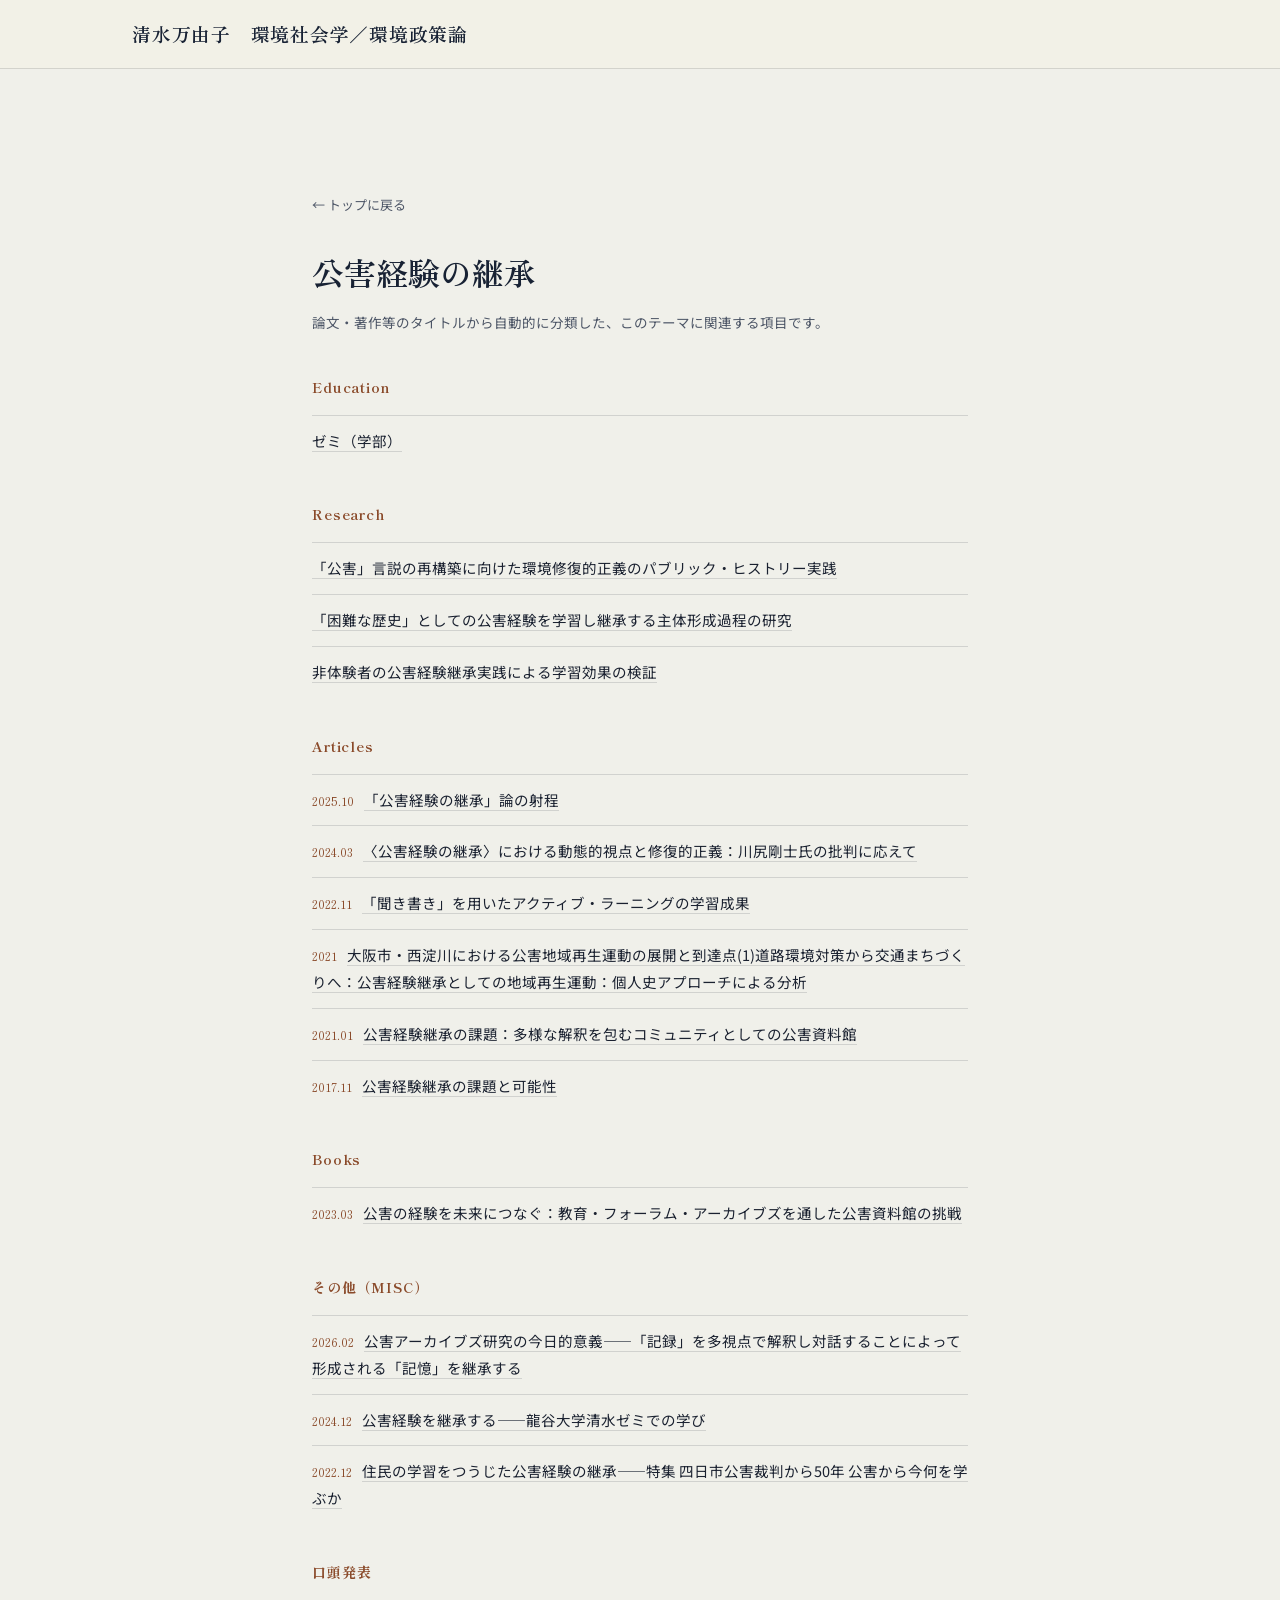
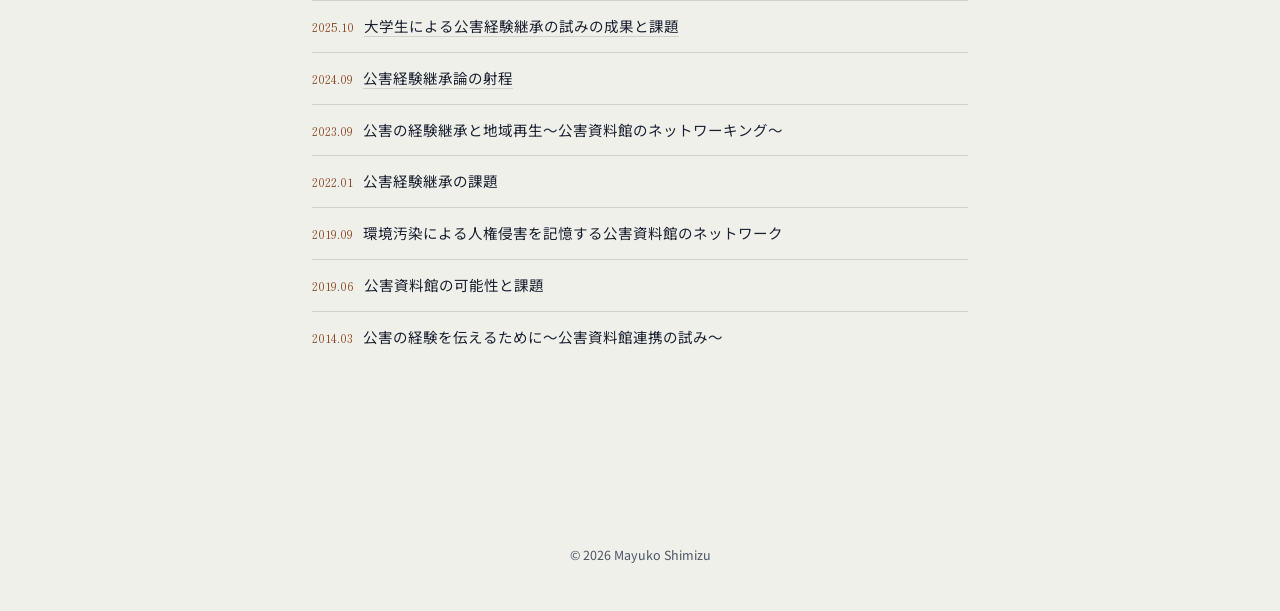
<file: topics/kougai-keishou.html>
<!DOCTYPE html>
<html lang="ja">
<head>
<meta charset="UTF-8">
<meta name="viewport" content="width=device-width, initial-scale=1.0">
<title>公害経験の継承 | 清水万由子</title>
<link href="https://fonts.googleapis.com/css2?family=Shippori+Mincho:wght@500;600&family=Noto+Sans+JP:wght@400;500;600&family=Zen+Old+Mincho:wght@600&display=swap" rel="stylesheet">
<link rel="stylesheet" href="../style.css">
<style>
  .topic-wrap{max-width:720px;margin:0 auto;padding:120px 32px 100px;}
  .topic-back{font-size:13px;color:var(--ink-soft);text-decoration:none;}
  .topic-title{font-family:var(--serif);font-size:clamp(24px,3.6vw,32px);font-weight:600;color:var(--moss-deep);margin:24px 0 8px;}
  .topic-lead{font-size:13.5px;color:var(--ink-soft);margin:0 0 40px;}
  .topic-group{margin-bottom:36px;}
  .topic-group h2{font-family:var(--mincho);font-size:14px;color:var(--rust-deep);letter-spacing:0.06em;margin:0 0 14px;}
  .topic-item{padding:12px 0;border-top:1px solid var(--border);font-size:14.5px;color:var(--ink);}
  .topic-item:first-child{border-top:0;}
  .topic-item a{color:var(--ink);text-decoration:none;border-bottom:1px solid var(--border);}
  .topic-item a:hover{color:var(--rust-deep);border-color:var(--rust-deep);}
  .topic-item time{font-family:var(--mincho);font-size:12px;color:var(--rust-deep);margin-right:10px;}
  .topic-empty{font-size:14px;color:var(--ink-soft);}
</style>
</head>
<body>
<header class="site-header">
  <div class="header-inner">
    <a href="../index.html" class="brand">清水万由子　環境社会学／環境政策論</a>
  </div>
</header>
<main>
  <div class="topic-wrap">
    <a class="topic-back" href="../index.html">← トップに戻る</a>
    <h1 class="topic-title">公害経験の継承</h1>
    <p class="topic-lead">論文・著作等のタイトルから自動的に分類した、このテーマに関連する項目です。</p>
    <div class="topic-group">
      <h2>Education</h2>
      <div class="topic-item"><a href="../teaching/course-1.html">ゼミ（学部）</a></div>
    </div>
    <div class="topic-group">
      <h2>Research</h2>
      <div class="topic-item"><a href="../index.html#project-1">「公害」言説の再構築に向けた環境修復的正義のパブリック・ヒストリー実践</a></div>
      <div class="topic-item"><a href="../index.html#project-2">「困難な歴史」としての公害経験を学習し継承する主体形成過程の研究</a></div>
      <div class="topic-item"><a href="../index.html#project-3">非体験者の公害経験継承実践による学習効果の検証</a></div>
    </div>
    <div class="topic-group">
      <h2>Articles</h2>
      <div class="topic-item"><time>2025.10</time><a href="https://doi.org/10.24729/0002003635" target="_blank" rel="noopener">「公害経験の継承」論の射程</a></div>
      <div class="topic-item"><time>2024.03</time><a href="https://doi.org/10.24544/omu.20240401-007" target="_blank" rel="noopener">〈公害経験の継承〉における動態的視点と修復的正義：川尻剛士氏の批判に応えて</a></div>
      <div class="topic-item"><time>2022.11</time><a href="https://opac.ryukoku.ac.jp/iwjs0005opc/catdbl.do?pkey=TD32191213&hidden_return_link=true" target="_blank" rel="noopener">「聞き書き」を用いたアクティブ・ラーニングの学習成果</a></div>
      <div class="topic-item"><time>2021</time><a href="https://opac.ryukoku.ac.jp/iwjs0005opc/bdyview.do?bodyid=TD32188723&elmid=Body&fname=ssk-np_52_009.pdf&loginflg=on&once=true" target="_blank" rel="noopener">大阪市・西淀川における公害地域再生運動の展開と到達点(1)道路環境対策から交通まちづくりへ：公害経験継承としての地域再生運動：個人史アプローチによる分析</a></div>
      <div class="topic-item"><time>2021.01</time><a href="https://www.iwanami.co.jp/files/kankyo/503/p02.pdf" target="_blank" rel="noopener">公害経験継承の課題：多様な解釈を包むコミュニティとしての公害資料館</a></div>
      <div class="topic-item"><time>2017.11</time><a href="https://oisr-org.ws.hosei.ac.jp/oz/contents/?id=2-001-0000028" target="_blank" rel="noopener">公害経験継承の課題と可能性</a></div>
    </div>
    <div class="topic-group">
      <h2>Books</h2>
      <div class="topic-item"><time>2023.03</time><a href="https://www.nakanishiya.co.jp/book/b621951.html" target="_blank" rel="noopener">公害の経験を未来につなぐ：教育・フォーラム・アーカイブズを通した公害資料館の挑戦</a></div>
    </div>
    <div class="topic-group">
      <h2>その他（MISC）</h2>
      <div class="topic-item"><time>2026.02</time><a href="https://www.shimbun-online.com/product/toshoshimbunbookreview0260214.html" target="_blank" rel="noopener">公害アーカイブズ研究の今日的意義——「記録」を多視点で解釈し対話することによって形成される「記憶」を継承する</a></div>
      <div class="topic-item"><time>2024.12</time><a href="https://mizushima-f.or.jp/publishing/5914/" target="_blank" rel="noopener">公害経験を継承する——龍谷大学清水ゼミでの学び</a></div>
      <div class="topic-item"><time>2022.12</time><a href="https://www.jichiken.jp/jj/202212/" target="_blank" rel="noopener">住民の学習をつうじた公害経験の継承——特集 四日市公害裁判から50年 公害から今何を学ぶか</a></div>
    </div>
    <div class="topic-group">
      <h2>口頭発表</h2>
      <div class="topic-item"><time>2025.10</time><a href="https://www.old.jsfee.jp/hokkaido2025/abstracts_2_1008.pdf" target="_blank" rel="noopener">大学生による公害経験継承の試みの成果と課題</a></div>
      <div class="topic-item"><time>2024.09</time><a href="https://conference.wdc-jp.com/seeps/2024/program/contents/common/doc/SP0016.pdf" target="_blank" rel="noopener">公害経験継承論の射程</a></div>
      <div class="topic-item"><time>2023.09</time>公害の経験継承と地域再生〜公害資料館のネットワーキング〜</div>
      <div class="topic-item"><time>2022.01</time>公害経験継承の課題</div>
      <div class="topic-item"><time>2019.09</time>環境汚染による人権侵害を記憶する公害資料館のネットワーク</div>
      <div class="topic-item"><time>2019.06</time>公害資料館の可能性と課題</div>
      <div class="topic-item"><time>2014.03</time>公害の経験を伝えるために〜公害資料館連携の試み〜</div>
    </div>
  </div>
</main>
<footer class="site-footer"><p>&copy; 2026 Mayuko Shimizu</p></footer>
</body>
</html>
</file>
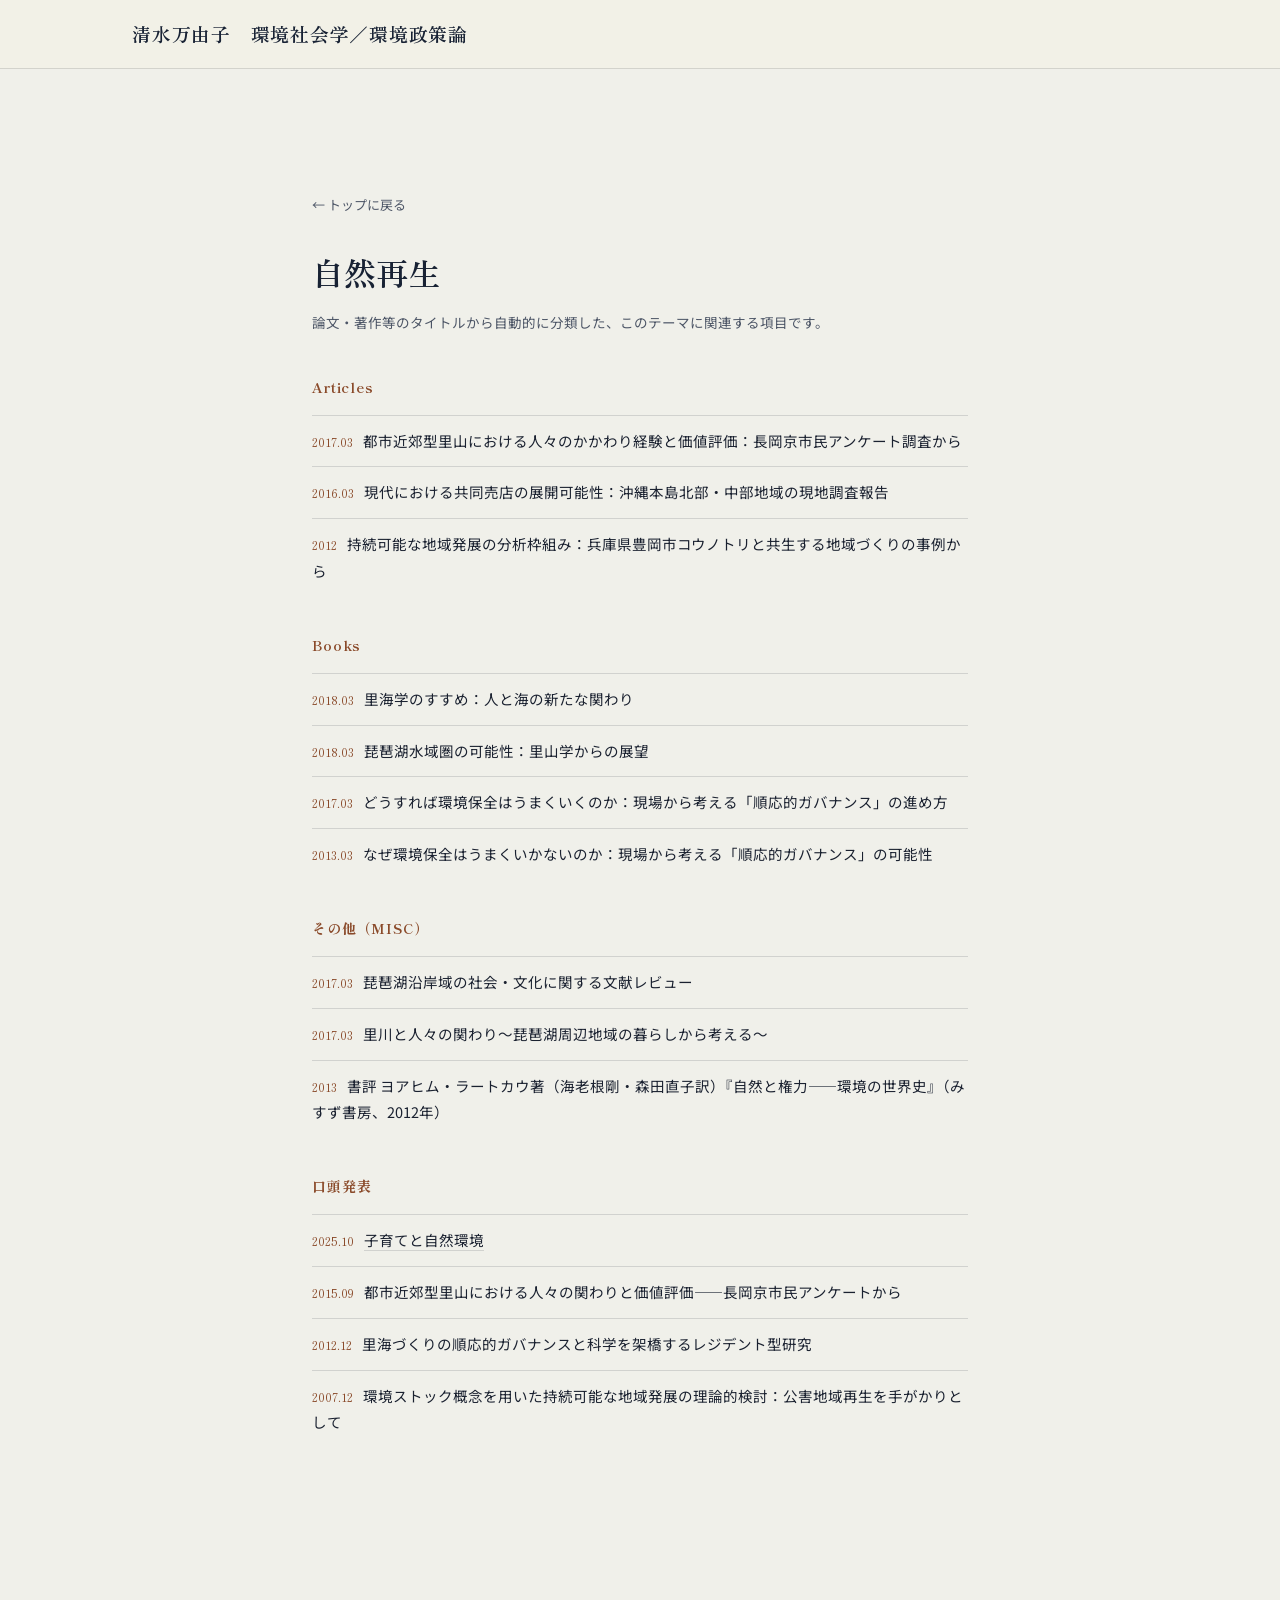
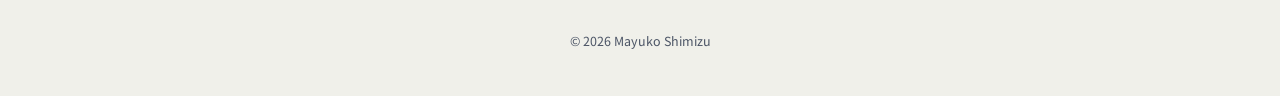
<file: topics/shizen-saisei.html>
<!DOCTYPE html>
<html lang="ja">
<head>
<meta charset="UTF-8">
<meta name="viewport" content="width=device-width, initial-scale=1.0">
<title>自然再生 | 清水万由子</title>
<link href="https://fonts.googleapis.com/css2?family=Shippori+Mincho:wght@500;600&family=Noto+Sans+JP:wght@400;500;600&family=Zen+Old+Mincho:wght@600&display=swap" rel="stylesheet">
<link rel="stylesheet" href="../style.css">
<style>
  .topic-wrap{max-width:720px;margin:0 auto;padding:120px 32px 100px;}
  .topic-back{font-size:13px;color:var(--ink-soft);text-decoration:none;}
  .topic-title{font-family:var(--serif);font-size:clamp(24px,3.6vw,32px);font-weight:600;color:var(--moss-deep);margin:24px 0 8px;}
  .topic-lead{font-size:13.5px;color:var(--ink-soft);margin:0 0 40px;}
  .topic-group{margin-bottom:36px;}
  .topic-group h2{font-family:var(--mincho);font-size:14px;color:var(--rust-deep);letter-spacing:0.06em;margin:0 0 14px;}
  .topic-item{padding:12px 0;border-top:1px solid var(--border);font-size:14.5px;color:var(--ink);}
  .topic-item:first-child{border-top:0;}
  .topic-item a{color:var(--ink);text-decoration:none;border-bottom:1px solid var(--border);}
  .topic-item a:hover{color:var(--rust-deep);border-color:var(--rust-deep);}
  .topic-item time{font-family:var(--mincho);font-size:12px;color:var(--rust-deep);margin-right:10px;}
  .topic-empty{font-size:14px;color:var(--ink-soft);}
</style>
</head>
<body>
<header class="site-header">
  <div class="header-inner">
    <a href="../index.html" class="brand">清水万由子　環境社会学／環境政策論</a>
  </div>
</header>
<main>
  <div class="topic-wrap">
    <a class="topic-back" href="../index.html">← トップに戻る</a>
    <h1 class="topic-title">自然再生</h1>
    <p class="topic-lead">論文・著作等のタイトルから自動的に分類した、このテーマに関連する項目です。</p>
    <div class="topic-group">
      <h2>Articles</h2>
      <div class="topic-item"><time>2017.03</time>都市近郊型里山における人々のかかわり経験と価値評価：長岡京市民アンケート調査から</div>
      <div class="topic-item"><time>2016.03</time>現代における共同売店の展開可能性：沖縄本島北部・中部地域の現地調査報告</div>
      <div class="topic-item"><time>2012</time>持続可能な地域発展の分析枠組み：兵庫県豊岡市コウノトリと共生する地域づくりの事例から</div>
    </div>
    <div class="topic-group">
      <h2>Books</h2>
      <div class="topic-item"><time>2018.03</time>里海学のすすめ：人と海の新たな関わり</div>
      <div class="topic-item"><time>2018.03</time>琵琶湖水域圏の可能性：里山学からの展望</div>
      <div class="topic-item"><time>2017.03</time>どうすれば環境保全はうまくいくのか：現場から考える「順応的ガバナンス」の進め方</div>
      <div class="topic-item"><time>2013.03</time>なぜ環境保全はうまくいかないのか：現場から考える「順応的ガバナンス」の可能性</div>
    </div>
    <div class="topic-group">
      <h2>その他（MISC）</h2>
      <div class="topic-item"><time>2017.03</time>琵琶湖沿岸域の社会・文化に関する文献レビュー</div>
      <div class="topic-item"><time>2017.03</time>里川と人々の関わり〜琵琶湖周辺地域の暮らしから考える〜</div>
      <div class="topic-item"><time>2013</time>書評 ヨアヒム・ラートカウ著（海老根剛・森田直子訳）『自然と権力——環境の世界史』（みすず書房、2012年）</div>
    </div>
    <div class="topic-group">
      <h2>口頭発表</h2>
      <div class="topic-item"><time>2025.10</time><a href="https://www.ryusei-al.com/event/348/" target="_blank" rel="noopener">子育てと自然環境</a></div>
      <div class="topic-item"><time>2015.09</time>都市近郊型里山における人々の関わりと価値評価——長岡京市民アンケートから</div>
      <div class="topic-item"><time>2012.12</time>里海づくりの順応的ガバナンスと科学を架橋するレジデント型研究</div>
      <div class="topic-item"><time>2007.12</time>環境ストック概念を用いた持続可能な地域発展の理論的検討：公害地域再生を手がかりとして</div>
    </div>
  </div>
</main>
<footer class="site-footer"><p>&copy; 2026 Mayuko Shimizu</p></footer>
</body>
</html>
</file>
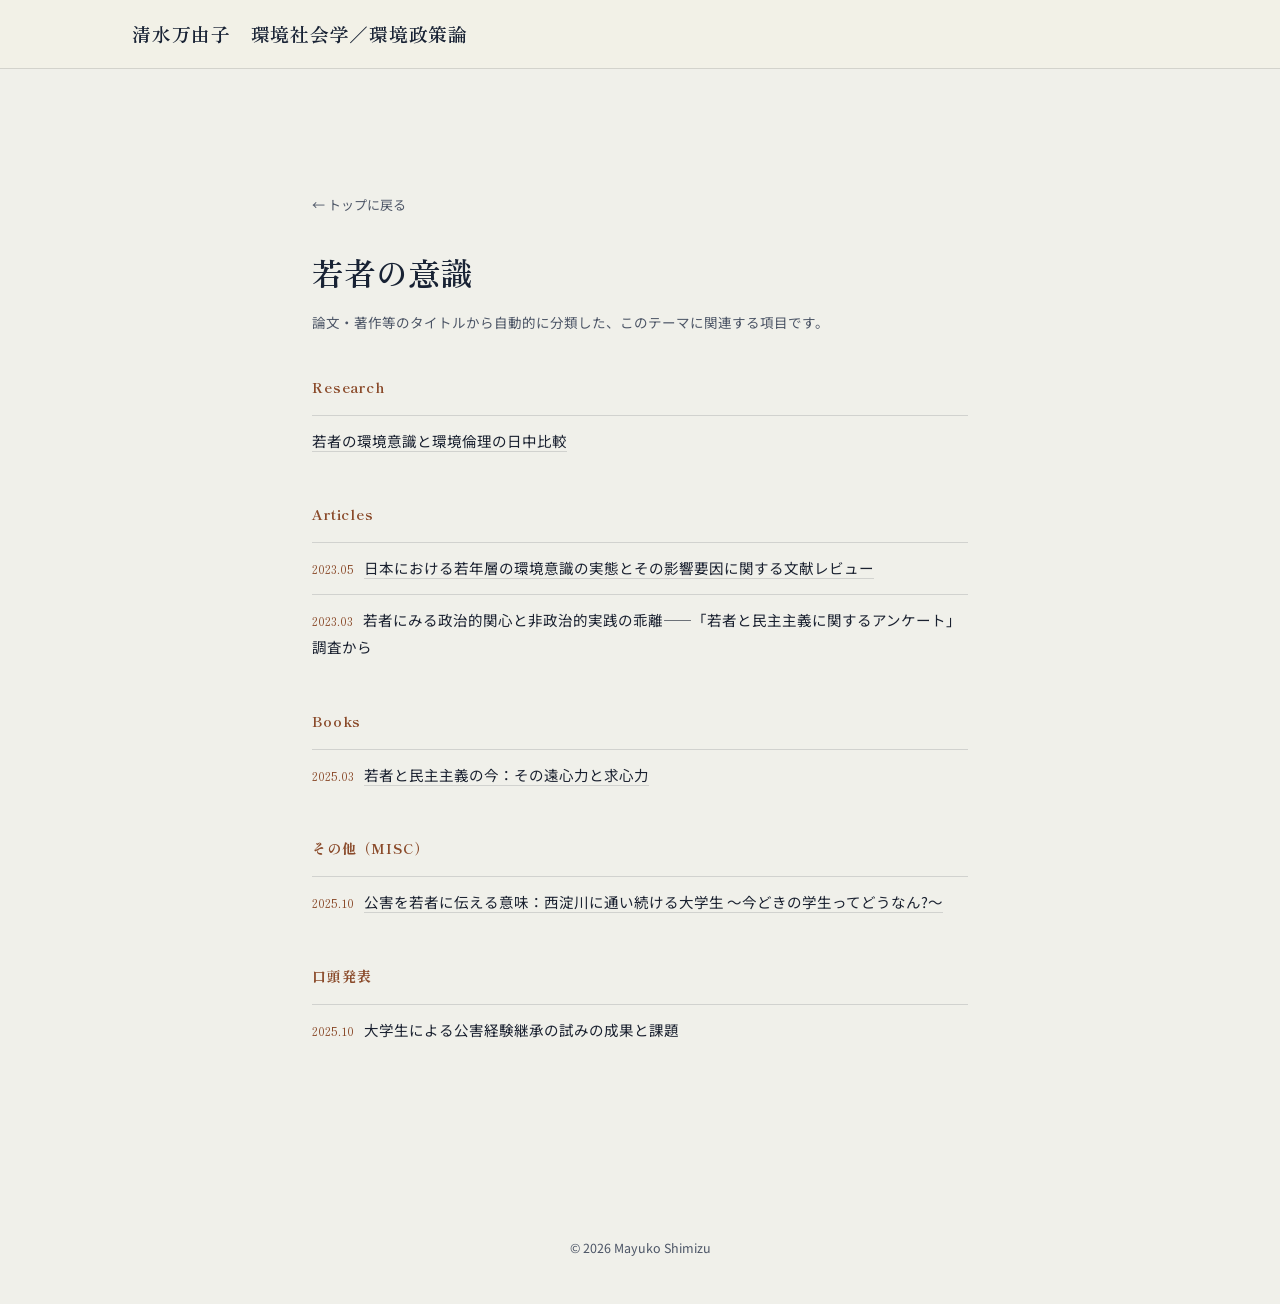
<file: topics/wakamono-ishiki.html>
<!DOCTYPE html>
<html lang="ja">
<head>
<meta charset="UTF-8">
<meta name="viewport" content="width=device-width, initial-scale=1.0">
<title>若者の意識 | 清水万由子</title>
<link href="https://fonts.googleapis.com/css2?family=Shippori+Mincho:wght@500;600&family=Noto+Sans+JP:wght@400;500;600&family=Zen+Old+Mincho:wght@600&display=swap" rel="stylesheet">
<link rel="stylesheet" href="../style.css">
<style>
  .topic-wrap{max-width:720px;margin:0 auto;padding:120px 32px 100px;}
  .topic-back{font-size:13px;color:var(--ink-soft);text-decoration:none;}
  .topic-title{font-family:var(--serif);font-size:clamp(24px,3.6vw,32px);font-weight:600;color:var(--moss-deep);margin:24px 0 8px;}
  .topic-lead{font-size:13.5px;color:var(--ink-soft);margin:0 0 40px;}
  .topic-group{margin-bottom:36px;}
  .topic-group h2{font-family:var(--mincho);font-size:14px;color:var(--rust-deep);letter-spacing:0.06em;margin:0 0 14px;}
  .topic-item{padding:12px 0;border-top:1px solid var(--border);font-size:14.5px;color:var(--ink);}
  .topic-item:first-child{border-top:0;}
  .topic-item a{color:var(--ink);text-decoration:none;border-bottom:1px solid var(--border);}
  .topic-item a:hover{color:var(--rust-deep);border-color:var(--rust-deep);}
  .topic-item time{font-family:var(--mincho);font-size:12px;color:var(--rust-deep);margin-right:10px;}
  .topic-empty{font-size:14px;color:var(--ink-soft);}
</style>
</head>
<body>
<header class="site-header">
  <div class="header-inner">
    <a href="../index.html" class="brand">清水万由子　環境社会学／環境政策論</a>
  </div>
</header>
<main>
  <div class="topic-wrap">
    <a class="topic-back" href="../index.html">← トップに戻る</a>
    <h1 class="topic-title">若者の意識</h1>
    <p class="topic-lead">論文・著作等のタイトルから自動的に分類した、このテーマに関連する項目です。</p>
    <div class="topic-group">
      <h2>Research</h2>
      <div class="topic-item"><a href="../index.html#project-4">若者の環境意識と環境倫理の日中比較</a></div>
    </div>
    <div class="topic-group">
      <h2>Articles</h2>
      <div class="topic-item"><time>2023.05</time><a href="https://doi.org/10.50873/10729" target="_blank" rel="noopener">日本における若年層の環境意識の実態とその影響要因に関する文献レビュー</a></div>
      <div class="topic-item"><time>2023.03</time>若者にみる政治的関心と非政治的実践の乖離——「若者と民主主義に関するアンケート」調査から</div>
    </div>
    <div class="topic-group">
      <h2>Books</h2>
      <div class="topic-item"><time>2025.03</time><a href="https://www.koyoshobo.co.jp/book/b659002.html" target="_blank" rel="noopener">若者と民主主義の今：その遠心力と求心力</a></div>
    </div>
    <div class="topic-group">
      <h2>その他（MISC）</h2>
      <div class="topic-item"><time>2025.10</time><a href="https://aozora.or.jp/archives/43786" target="_blank" rel="noopener">公害を若者に伝える意味：西淀川に通い続ける大学生 〜今どきの学生ってどうなん?〜</a></div>
    </div>
    <div class="topic-group">
      <h2>口頭発表</h2>
      <div class="topic-item"><time>2025.10</time>大学生による公害経験継承の試みの成果と課題</div>
    </div>
  </div>
</main>
<footer class="site-footer"><p>&copy; 2026 Mayuko Shimizu</p></footer>
</body>
</html>
</file>
<file: style.css>
:root{
  --paper:#F0F0EA;
  --paper-2:#E7E6DA;
  --ink:#1A2130;
  --ink-soft:#4C5566;
  --moss:#2E4058;
  --moss-deep:#182234;
  --rust:#A65C36;
  --rust-deep:#8A4A2A;
  --forest:#0C121C;
  --forest-2:#141C2A;
  --cream:#F2EFE2;
  --border:rgba(26,33,48,0.14);
  --serif:'Zen Old Mincho','Shippori Mincho',serif;
  --mincho:'Shippori Mincho',serif;
  --sans:'Noto Sans JP',sans-serif;
  --maxw:1080px;
}

*{box-sizing:border-box;}
html{scroll-behavior:smooth;}
body{
  margin:0;
  background:var(--paper);
  color:var(--ink);
  font-family:var(--sans);
  font-weight:400;
  line-height:1.85;
  -webkit-font-smoothing:antialiased;
}
img{max-width:100%;display:block;}
a{color:inherit;}

.section-inner{max-width:var(--maxw);margin:0 auto;padding:0 32px;}
.section{padding:96px 0;border-bottom:1px solid var(--border);}
.section-eyebrow{
  font-family:var(--mincho);
  font-size:13px;
  letter-spacing:0.14em;
  color:var(--rust-deep);
  margin:0 0 12px;
}
.section-title{
  font-family:var(--serif);
  font-weight:600;
  font-size:clamp(24px,3.4vw,34px);
  margin:0 0 28px;
  color:var(--moss-deep);
}
.section-note{color:var(--ink-soft);font-size:15px;max-width:640px;margin:-8px 0 36px;}
.text-link{
  display:inline-block;
  margin-top:20px;
  font-size:14px;
  color:var(--rust-deep);
  border-bottom:1px solid var(--rust-deep);
  padding-bottom:2px;
  text-decoration:none;
}
.text-link:hover{opacity:0.7;}
.about-links{display:flex;flex-direction:column;gap:2px;}
.about-links .text-link{margin-top:4px;}
.about-links .text-link:first-child{margin-top:20px;}

/* HEADER */
.site-header{
  position:sticky;top:0;z-index:50;
  background:rgba(242,241,231,0.92);
  backdrop-filter:blur(6px);
  border-bottom:1px solid var(--border);
}
.header-inner{
  max-width:var(--maxw);margin:0 auto;padding:0 32px;
  height:68px;display:flex;align-items:center;justify-content:space-between;
}
.brand{
  font-family:var(--serif);font-size:19px;font-weight:600;
  text-decoration:none;color:var(--moss-deep);letter-spacing:0.04em;
}
.site-nav{display:flex;gap:28px;}
.site-nav a{
  font-size:13.5px;text-decoration:none;color:var(--ink-soft);
  letter-spacing:0.03em;transition:color 0.15s;
}
.site-nav a:hover{color:var(--rust-deep);}

.menu-toggle{
  display:none;flex-direction:column;gap:5px;background:none;border:0;cursor:pointer;padding:8px;
}
.menu-toggle span{width:22px;height:2px;background:var(--moss-deep);display:block;}

@media (max-width:820px){
  .menu-toggle{display:flex;}
  .site-nav{
    position:absolute;top:68px;left:0;right:0;
    background:var(--paper);
    flex-direction:column;gap:0;
    border-bottom:1px solid var(--border);
    max-height:0;overflow:hidden;transition:max-height 0.3s ease;
  }
  .site-nav.open{max-height:400px;}
  .site-nav a{padding:14px 32px;border-top:1px solid var(--border);}
}

/* HERO */
.hero{
  position:relative;color:var(--cream);
  padding:0;
  min-height:58vh;
  display:flex;flex-direction:column;justify-content:flex-end;
  background:var(--forest);
}
.hero-bg{
  position:absolute;inset:0;
  overflow:hidden;
}
.hero-bg-img{
  position:absolute;inset:0;
  width:100%;height:100%;object-fit:cover;
  filter:saturate(0.98) brightness(0.98);
  opacity:0;
  transition:opacity 1.4s ease;
}
.hero-bg-img.active{opacity:1;}
@media (prefers-reduced-motion:reduce){
  .hero-bg-img{transition:none;}
}
.hero-bg::after{
  content:"";position:absolute;inset:0;
  background:linear-gradient(180deg,rgba(12,18,28,0.08) 0%,rgba(12,18,28,0.22) 55%,rgba(12,18,28,0.82) 100%);
}
.hero-inner{max-width:var(--maxw);margin:0 auto;padding:0 32px 44px;position:relative;z-index:1;padding-top:140px;}
.hero-split{display:block;}
.hero-text{min-width:0;max-width:640px;}
.hero-eyebrow{
  font-family:var(--mincho);font-size:14px;letter-spacing:0.1em;
  color:#C9BFA0;margin:0 0 20px;
}
.hero-title{
  font-family:var(--serif);font-weight:600;
  font-size:clamp(26px,4.2vw,44px);
  line-height:1.5;margin:0 0 24px;color:#F5F1E4;
  position:relative;
  min-height:2.2em;
}
@media (max-width:600px){.hero-title{min-height:3.1em;}}
.hero-line{
  position:absolute;top:0;left:0;right:0;
  opacity:0;
  transform:translateY(8px);
  transition:opacity 0.7s ease,transform 0.7s ease;
}
.hero-line.active{
  position:relative;
  opacity:1;
  transform:translateY(0);
}
@media (prefers-reduced-motion:reduce){
  .hero-line{transition:none;}
}
.hero-tags{display:flex;flex-wrap:wrap;gap:10px;}
.hero-tags a{
  font-size:13px;padding:7px 16px;
  border:1px solid rgba(245,241,228,0.35);
  border-radius:100px;color:#F5F1E4;text-decoration:none;
  background:rgba(12,18,28,0.58);
  backdrop-filter:blur(3px);
  transition:background 0.15s,border-color 0.15s;
}
.hero-tags a:hover{background:rgba(12,18,28,0.78);border-color:rgba(245,241,228,0.6);}

.hero-news{
  position:relative;z-index:1;
  border-top:1px solid rgba(245,241,228,0.18);
  background:rgba(12,18,28,0.55);
}
.hero-news-inner{
  max-width:var(--maxw);margin:0 auto;padding:14px 32px;
  display:flex;align-items:baseline;gap:24px;flex-wrap:wrap;
}
.hero-news-label{
  font-family:var(--mincho);font-size:12px;letter-spacing:0.1em;
  color:#C9BFA0;flex-shrink:0;
}
.hero-news-track{
  display:flex;flex-direction:column;gap:6px;
}
.hero-news-track span.hero-news-item{
  font-size:13px;color:#E6E1CE;
  display:inline-flex;gap:10px;align-items:baseline;
}
.hero-news-track time{
  font-family:var(--mincho);font-size:12px;color:#9AA79A;flex-shrink:0;
}

.hero-photos{display:none;}
@media (max-width:700px){
  .hero-inner{padding-top:120px;padding-bottom:36px;}
  .hero{min-height:52vh;}
}

.hero-strip{
  overflow:hidden;border-top:1px solid rgba(245,241,228,0.15);
  background:var(--forest-2);padding:16px 0;
}
.strip-track{
  display:flex;gap:40px;white-space:nowrap;width:max-content;
  animation:scroll-strip 34s linear infinite;
}
.strip-track span{
  font-family:var(--mincho);font-size:14px;color:#8FA087;
  letter-spacing:0.08em;
}
@keyframes scroll-strip{
  from{transform:translateX(0);}
  to{transform:translateX(-50%);}
}
@media (prefers-reduced-motion:reduce){
  .strip-track{animation:none;}
}

/* ABOUT */
.about-grid{display:grid;grid-template-columns:168px 1fr;gap:56px;align-items:start;}
.about-photo img{border-radius:6px;filter:grayscale(0.1);}
.about-role{
  font-family:var(--mincho);color:var(--rust-deep);font-size:15px;margin:0 0 18px;
}
.about-lead{font-size:16px;color:var(--ink);max-width:620px;margin:0 0 28px;}
.tag-row{display:flex;flex-wrap:wrap;gap:10px;margin-bottom:32px;}
.tag{
  font-size:13px;padding:6px 14px;background:var(--paper-2);
  border-radius:100px;color:var(--moss-deep);
  text-decoration:none;display:inline-block;
  transition:background 0.15s;
}
.tag:hover{background:#DEDCC9;}
.profile-extra{
  padding-top:24px;border-top:1px solid var(--border);
  margin-bottom:24px;
}
.profile-extra p{
  font-size:14.5px;color:var(--ink-soft);margin:0 0 8px;
}
.profile-extra p:last-child{margin-bottom:0;}

@media (max-width:720px){
  .about-grid{grid-template-columns:1fr;}
  .about-photo{width:120px;}
}

/* RESEARCH / project cards */
.project-list{display:flex;flex-direction:column;gap:1px;background:var(--border);border:1px solid var(--border);}
.project-card{background:var(--paper);padding:26px 28px;}
.project-period{font-family:var(--mincho);font-size:12.5px;color:var(--rust-deep);margin:0 0 8px;letter-spacing:0.04em;}
.project-card h3{font-family:var(--serif);font-weight:600;font-size:18px;margin:0 0 10px;color:var(--moss-deep);}
.project-desc{font-size:14px;color:var(--ink-soft);margin:0 0 4px;}
.project-kw{margin-top:10px;}
.project-kw a{
  display:inline-block;font-size:12px;color:var(--rust-deep);
  background:var(--paper-2);padding:4px 12px;border-radius:100px;
  text-decoration:none;
}
.project-kw a:hover{background:#DEDCC9;}

/* TEACHING / ACTIVITIES now reuse .project-list (see RESEARCH block) */

/* PUBLICATIONS */
.pub-tabs{display:flex;gap:8px;margin-bottom:24px;}
.pub-tab{
  font-family:var(--sans);font-size:13.5px;padding:9px 20px;
  background:none;border:1px solid var(--border);border-radius:100px;
  cursor:pointer;color:var(--ink-soft);
}
.pub-tab.active{background:var(--moss-deep);color:var(--cream);border-color:var(--moss-deep);}
.pub-list{list-style:none;margin:0;padding:0;counter-reset:pub;}
.pub-list li{
  counter-increment:pub;
  padding:18px 0 18px 44px;
  border-top:1px solid var(--border);
  position:relative;font-size:15px;
}
.pub-list li:first-child{border-top:0;}
.pub-list li::before{
  content:counter(pub,decimal-leading-zero);
  position:absolute;left:0;top:18px;
  font-family:var(--mincho);font-size:13px;color:var(--rust-deep);
}
.pub-year{font-family:var(--mincho);color:var(--rust-deep);font-size:13px;margin-right:10px;}
.pub-title{color:var(--ink);}
a.pub-title{text-decoration:none;border-bottom:1px solid var(--border);}
a.pub-title:hover{color:var(--rust-deep);border-color:var(--rust-deep);}
.pub-meta{display:block;color:var(--ink-soft);font-size:13px;margin-top:4px;}

/* ACTIVITIES */
.activities-section{padding:96px 0;}
.band-photo{display:none;}

/* placeholder marker */
.placeholder{position:relative;}
.placeholder::after{
  content:"サンプル";
  position:absolute;top:14px;right:14px;
  font-size:10.5px;letter-spacing:0.06em;
  color:var(--ink-soft);background:var(--paper-2);
  padding:3px 9px;border-radius:100px;
}
.project-card.placeholder::after,
.activity-card.placeholder::after{top:16px;right:16px;}

/* status marker (実データ用：進行中／終了) */
.status-ongoing,.status-done{position:relative;}
.status-ongoing::after,.status-done::after{
  position:absolute;top:16px;right:16px;
  font-size:10.5px;letter-spacing:0.06em;
  padding:3px 9px;border-radius:100px;
}
.status-ongoing::after{
  content:"進行中";color:#fff;background:var(--moss);
}
.status-done::after{
  content:"終了";color:var(--ink-soft);background:var(--paper-2);
}
.level-undergrad,.level-grad{position:relative;}
.level-undergrad::after,.level-grad::after{
  position:absolute;top:16px;right:16px;
  font-size:10.5px;letter-spacing:0.06em;
  padding:3px 9px;border-radius:100px;
  color:var(--moss-deep);background:var(--paper-2);
}
.level-undergrad::after{content:"学部";}
.level-grad::after{content:"大学院";}

.section-footnote{font-size:12.5px;color:var(--ink-soft);margin-top:20px;}

.text-link.small{display:block;margin-top:16px;font-size:13px;}


/* INTERNATIONAL */
.intl-section{background:var(--moss-deep);color:var(--cream);border-bottom:none;}
.intl-section .section-eyebrow{color:#C9D8C4;}
.intl-section .section-title{color:var(--cream);}
.intl-inner{max-width:680px;}
.intl-text{color:#D3DECD;font-size:15px;margin:0 0 18px;}
.intl-link{
  display:inline-block;margin-top:12px;color:var(--cream);
  border-bottom:1px solid var(--cream);padding-bottom:2px;text-decoration:none;font-size:14.5px;
}

/* CONTACT */
.contact-section{border-bottom:none;}
.contact-text{color:var(--ink-soft);font-size:15px;margin:0 0 20px;}
.contact-detail{font-size:14.5px;color:var(--ink-soft);line-height:1.9;}
.contact-links{margin-top:20px;display:flex;flex-direction:column;gap:2px;align-items:flex-start;}
.contact-links .text-link{margin-top:0;}
.inline-link{color:var(--rust-deep);text-decoration:none;border-bottom:1px solid var(--border);}
.inline-link:hover{border-color:var(--rust-deep);}

/* FOOTER */
.site-footer{padding:32px;text-align:center;font-size:12.5px;color:var(--ink-soft);}

/* Focus visibility */
a:focus-visible,button:focus-visible{outline:2px solid var(--rust-deep);outline-offset:2px;}
</file>
